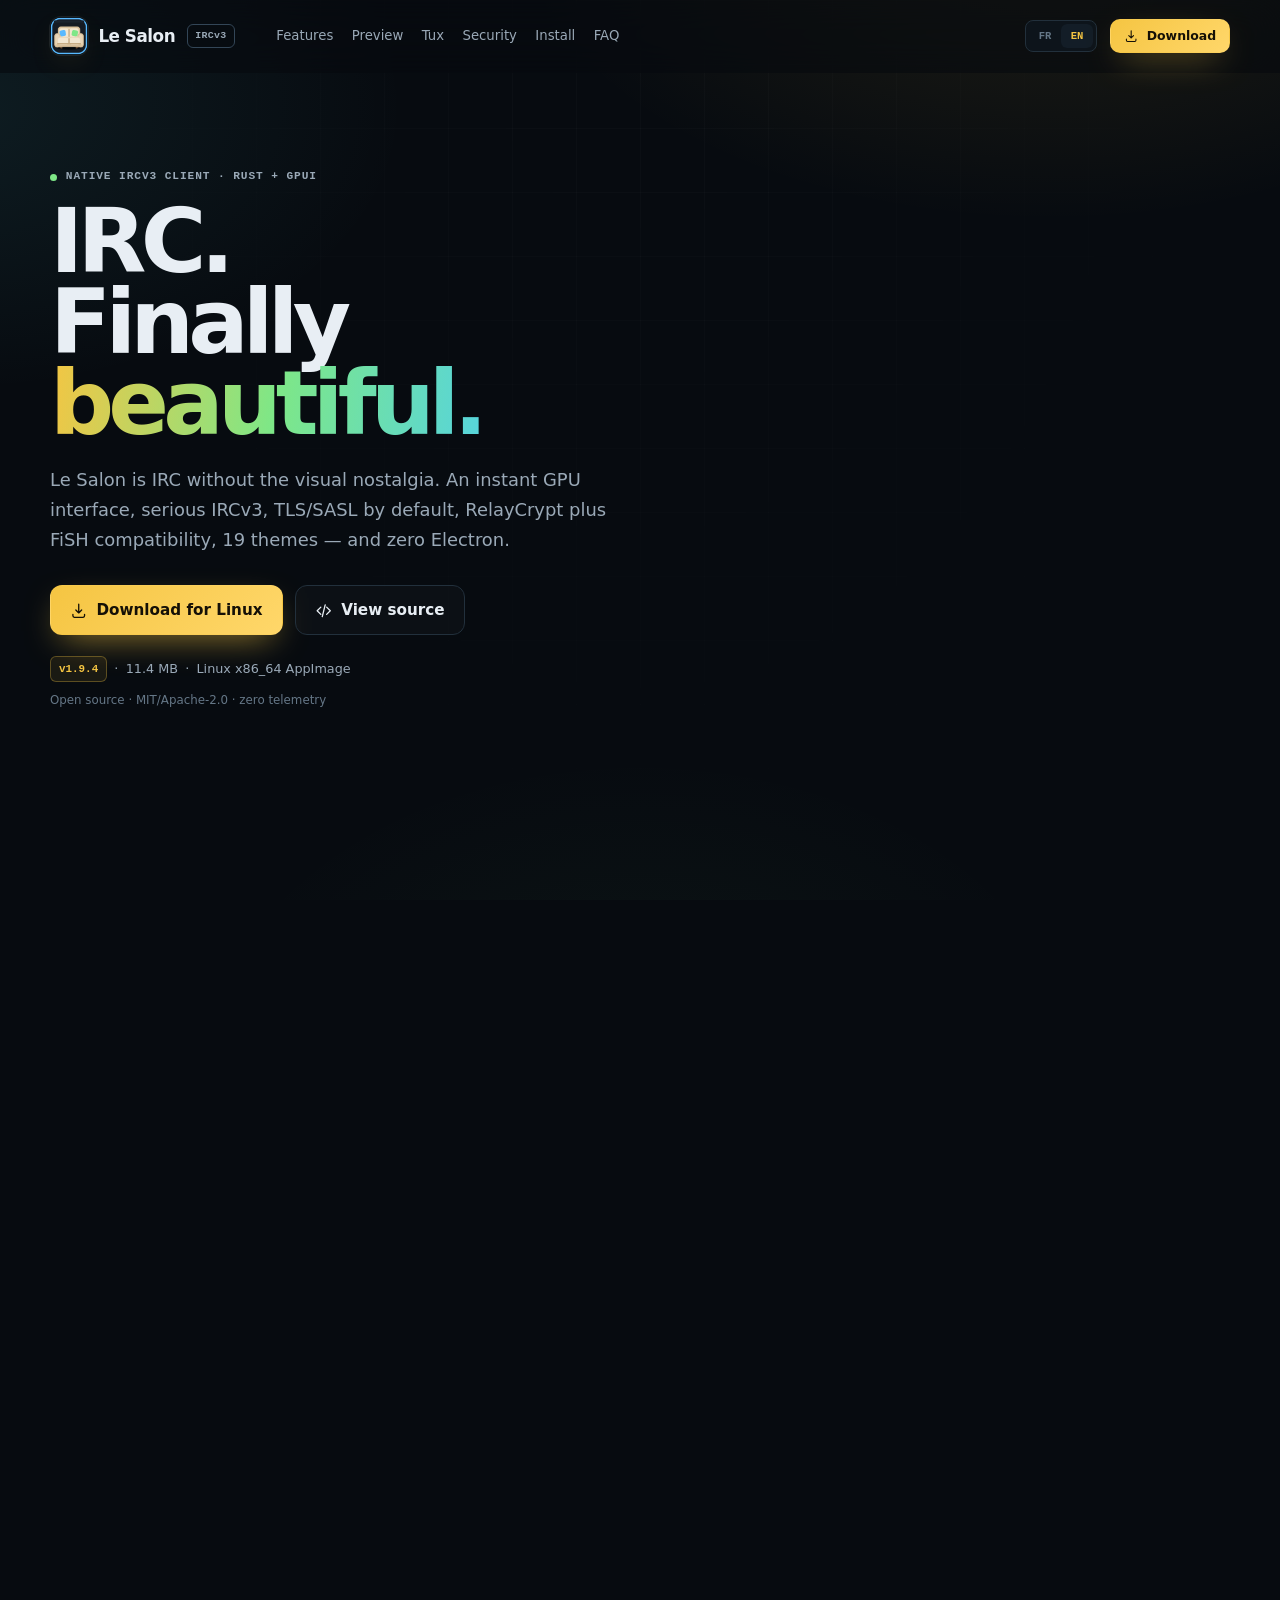
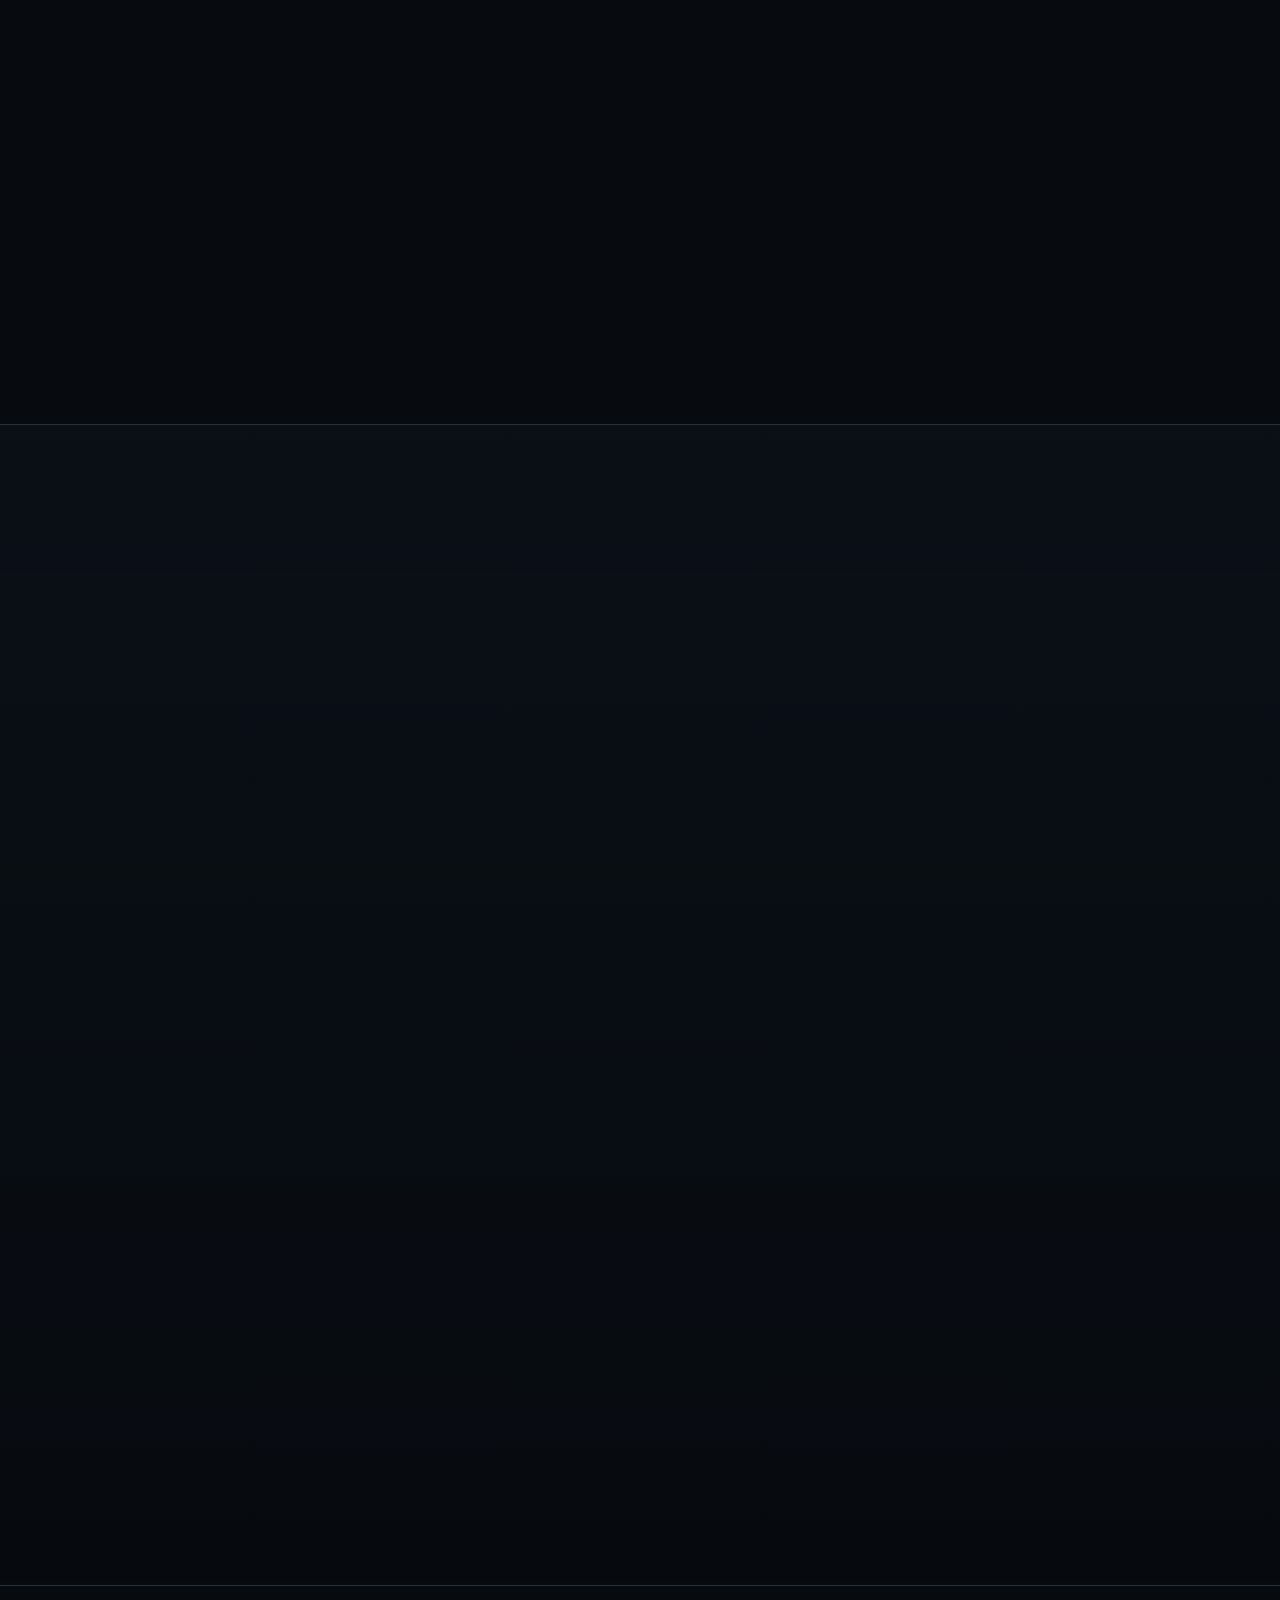
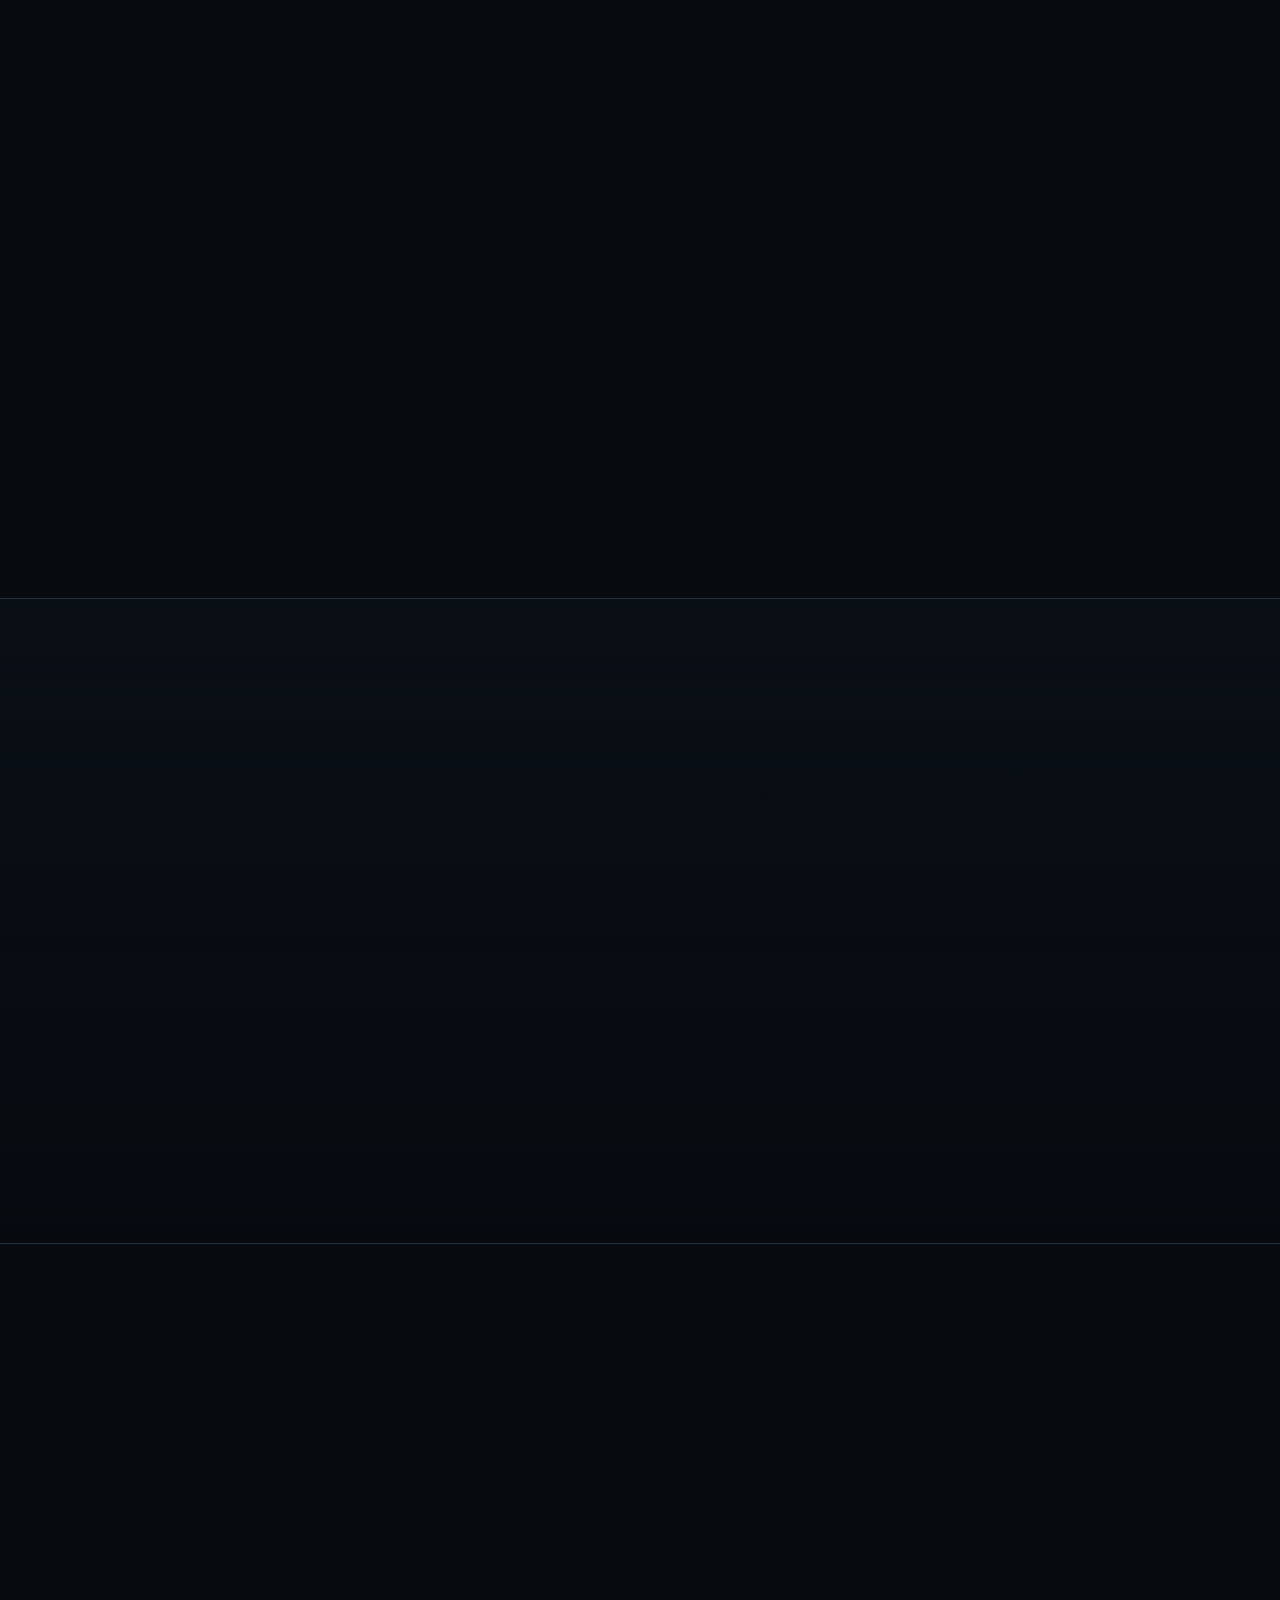
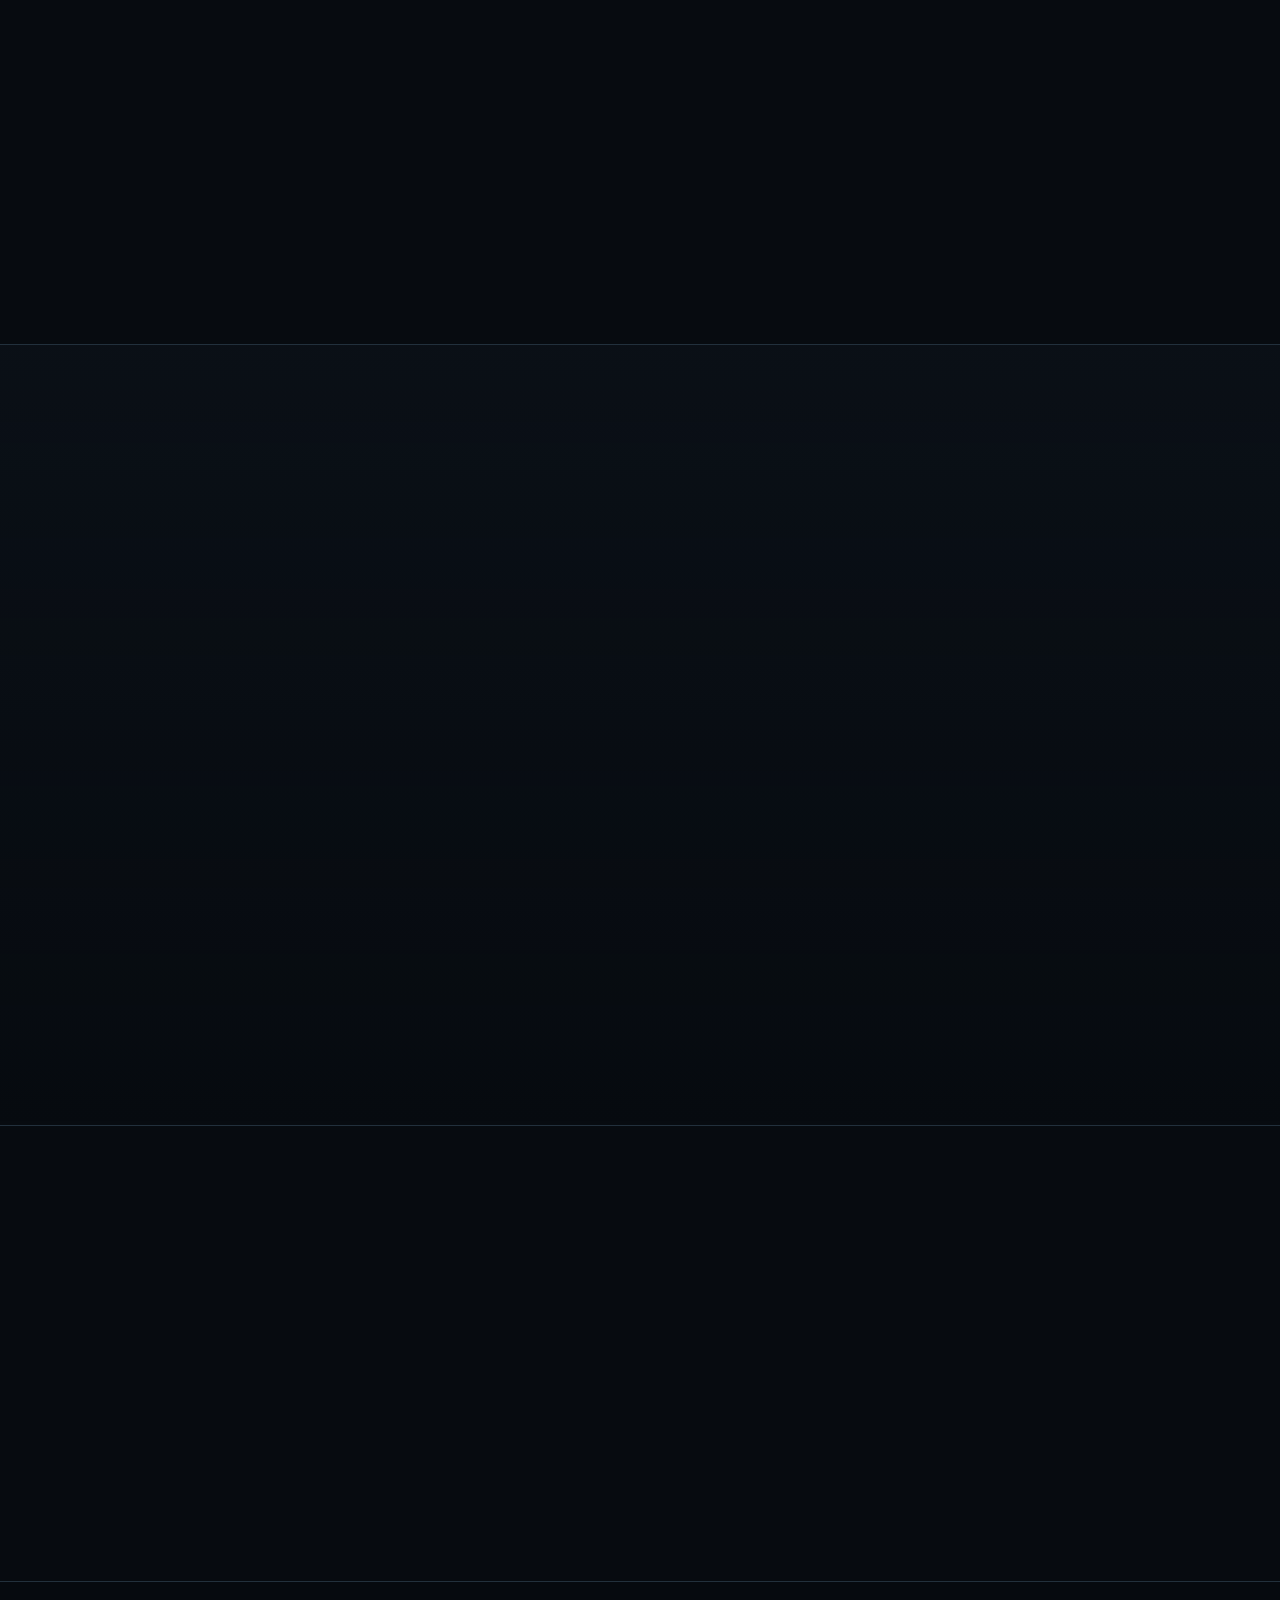
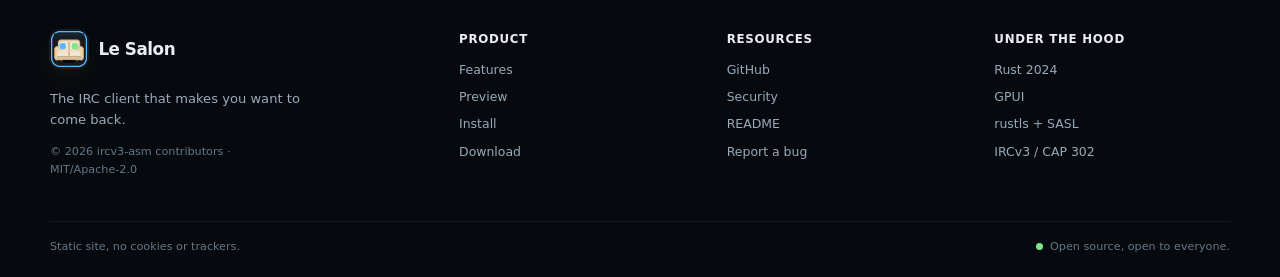
<file: site/index.html>
<!doctype html>
<html lang="fr" data-lang="fr">
<head>
  <meta charset="utf-8">
  <meta name="viewport" content="width=device-width, initial-scale=1">
  <meta http-equiv="Content-Security-Policy" content="default-src 'self'; img-src 'self' data:; style-src 'self'; script-src 'self'; connect-src 'self' https://api.github.com; font-src 'self'; object-src 'none'; base-uri 'self'; form-action 'none'; upgrade-insecure-requests">
  <title>Le Salon — IRC, enfin beau.</title>
  <meta name="description" content="Le Salon est un client IRCv3 natif, rapide et sécurisé : interface GPU, TLS, SASL, chiffrement RelayCrypt et compatibilité FiSH, 19 thèmes et zéro télémétrie. Télécharge l'AppImage Linux.">
  <meta name="theme-color" content="#070b10">
  <meta name="color-scheme" content="dark">
  <meta name="referrer" content="strict-origin-when-cross-origin">
  <link rel="canonical" href="https://mrthp.github.io/Le-Salon/">
  <link rel="icon" type="image/png" href="assets/icon.png">
  <link rel="apple-touch-icon" href="assets/icon.png">

  <meta property="og:type" content="website">
  <meta property="og:url" content="https://mrthp.github.io/Le-Salon/">
  <meta property="og:title" content="Le Salon — IRC, enfin beau.">
  <meta property="og:description" content="Un client IRCv3 natif, rapide et sécurisé. Interface GPU, chiffrement RelayCrypt/FiSH, 19 thèmes. Linux &amp; macOS. Open source.">
  <meta property="og:image" content="https://mrthp.github.io/Le-Salon/assets/screenshot.png">
  <meta property="og:image:width" content="1180">
  <meta property="og:image:height" content="760">
  <meta name="twitter:card" content="summary_large_image">
  <meta name="twitter:title" content="Le Salon — IRC, enfin beau.">
  <meta name="twitter:description" content="Un client IRCv3 natif, rapide et sécurisé. Interface GPU, chiffrement RelayCrypt/FiSH, 19 thèmes. Open source.">
  <meta name="twitter:image" content="https://mrthp.github.io/Le-Salon/assets/screenshot.png">

  <link rel="stylesheet" href="assets/styles.css">
  <script src="assets/app.js" defer></script>
</head>
<body>
  <a class="skip-link" href="#main">
    <span class="lang-fr">Aller au contenu</span><span class="lang-en">Skip to content</span>
  </a>

  <svg class="svg-sprite" aria-hidden="true" focusable="false" xmlns="http://www.w3.org/2000/svg">
    <symbol id="i-download" viewBox="0 0 24 24"><path d="M12 3v12m0 0 4-4m-4 4-4-4M4 17v2a2 2 0 0 0 2 2h12a2 2 0 0 0 2-2v-2"/></symbol>
    <symbol id="i-bolt" viewBox="0 0 24 24"><path d="M13 2 4.5 13.5H11l-1 8.5 8.5-12H12l1-8Z"/></symbol>
    <symbol id="i-shield" viewBox="0 0 24 24"><path d="M12 3 20 6v6c0 4.8-3.4 8.1-8 9-4.6-.9-8-4.2-8-9V6l8-3Z"/><path d="m9 12 2 2 4-4"/></symbol>
    <symbol id="i-palette" viewBox="0 0 24 24"><path d="M12 3a9 9 0 1 0 0 18h1.2a2 2 0 0 0 0-4H12a2 2 0 0 1 0-4h4.5A4.5 4.5 0 0 0 21 8.5C21 5.5 17 3 12 3Z"/><circle cx="7.5" cy="10" r="1"/><circle cx="10" cy="7" r="1"/><circle cx="14.5" cy="7" r="1"/><circle cx="17" cy="10" r="1"/></symbol>
    <symbol id="i-bell" viewBox="0 0 24 24"><path d="M18 8a6 6 0 0 0-12 0c0 7-3 7-3 9h18c0-2-3-2-3-9ZM10 21h4"/></symbol>
    <symbol id="i-globe" viewBox="0 0 24 24"><circle cx="12" cy="12" r="9"/><path d="M3 12h18M12 3c2.4 2.5 3.6 5.5 3.6 9s-1.2 6.5-3.6 9c-2.4-2.5-3.6-5.5-3.6-9S9.6 5.5 12 3Z"/></symbol>
    <symbol id="i-clip" viewBox="0 0 24 24"><path d="m9 12 6-6a3 3 0 0 1 4 4l-8 8a5 5 0 0 1-7-7l8-8"/><path d="m8 14 6-6"/></symbol>
    <symbol id="i-calendar" viewBox="0 0 24 24"><rect x="3" y="5" width="18" height="16" rx="2"/><path d="M8 3v4M16 3v4M3 10h18M8 14h2M14 14h2M8 17h2M14 17h2"/></symbol>
    <symbol id="i-sliders" viewBox="0 0 24 24"><path d="M4 6h10M18 6h2M4 12h2M10 12h10M4 18h10M18 18h2"/><circle cx="16" cy="6" r="2"/><circle cx="8" cy="12" r="2"/><circle cx="16" cy="18" r="2"/></symbol>
    <symbol id="i-check" viewBox="0 0 24 24"><path d="m5 12 4 4 10-10"/></symbol>
    <symbol id="i-copy" viewBox="0 0 24 24"><rect x="8" y="8" width="12" height="12" rx="2"/><path d="M16 8V6a2 2 0 0 0-2-2H6a2 2 0 0 0-2 2v8a2 2 0 0 0 2 2h2"/></symbol>
    <symbol id="i-lock" viewBox="0 0 24 24"><rect x="5" y="11" width="14" height="10" rx="2"/><path d="M8 11V8a4 4 0 0 1 8 0v3"/></symbol>
    <symbol id="i-code" viewBox="0 0 24 24"><path d="m8 7-5 5 5 5M16 7l5 5-5 5M14 4l-4 16"/></symbol>
    <symbol id="i-arrow" viewBox="0 0 24 24"><path d="M5 12h14m0 0-6-6m6 6-6 6"/></symbol>
    <symbol id="i-alert" viewBox="0 0 24 24"><path d="M12 3 2.5 20h19L12 3Z"/><path d="M12 9v5M12 17h.01"/></symbol>
  </svg>

  <header class="site-header" id="site-header">
    <div class="container header-inner">
      <a class="brand" href="#top" aria-label="Le Salon">
        <img src="assets/icon.png" alt="" width="38" height="38">
        <span class="brand-name">Le Salon</span>
        <span class="brand-badge">IRCv3</span>
      </a>

      <nav class="nav" aria-label="Navigation">
        <a href="#features"><span class="lang-fr">Fonctionnalités</span><span class="lang-en">Features</span></a>
        <a href="#screenshots"><span class="lang-fr">Aperçu</span><span class="lang-en">Preview</span></a>
        <a href="#tux">Tux</a>
        <a href="#security"><span class="lang-fr">Sécurité</span><span class="lang-en">Security</span></a>
        <a href="#install"><span class="lang-fr">Installer</span><span class="lang-en">Install</span></a>
        <a href="#faq">FAQ</a>
      </nav>

      <div class="header-actions">
        <div class="lang-toggle" role="group" aria-label="Langue / Language">
          <button type="button" data-set-lang="fr" aria-pressed="true">FR</button>
          <button type="button" data-set-lang="en" aria-pressed="false">EN</button>
        </div>
        <a class="btn btn-primary btn-small" data-download href="https://github.com/MrTHP/Le-Salon/releases/latest" target="_blank" rel="noopener noreferrer">
          <svg class="icon" aria-hidden="true"><use href="#i-download"></use></svg>
          <span class="lang-fr">Télécharger</span><span class="lang-en">Download</span>
        </a>
      </div>
    </div>
  </header>

  <main id="main">
    <section class="hero" id="top">
      <div class="container hero-grid">
        <div class="hero-copy">
          <p class="eyebrow">
            <span class="pulse-dot" aria-hidden="true"></span>
            <span class="lang-fr">Client IRCv3 natif · Rust + GPUI</span>
            <span class="lang-en">Native IRCv3 client · Rust + GPUI</span>
          </p>

          <h1>
            <span class="lang-fr">IRC.<br>Enfin <span class="gradient-text">beau.</span></span>
            <span class="lang-en">IRC.<br>Finally <span class="gradient-text">beautiful.</span></span>
          </h1>

          <p class="lead">
            <span class="lang-fr">Le Salon, c'est ton IRC sans la nostalgie visuelle. Une interface GPU instantanée, IRCv3 sérieux, TLS/SASL par défaut, RelayCrypt et compatibilité FiSH, 19 thèmes — et zéro Electron.</span>
            <span class="lang-en">Le Salon is IRC without the visual nostalgia. An instant GPU interface, serious IRCv3, TLS/SASL by default, RelayCrypt plus FiSH compatibility, 19 themes — and zero Electron.</span>
          </p>

          <div class="hero-actions">
            <a class="btn btn-primary btn-lg" data-download href="https://github.com/MrTHP/Le-Salon/releases/latest" target="_blank" rel="noopener noreferrer">
              <svg class="icon" aria-hidden="true"><use href="#i-download"></use></svg>
              <span class="lang-fr">Télécharger pour Linux</span>
              <span class="lang-en">Download for Linux</span>
            </a>
            <a class="btn btn-ghost btn-lg" href="https://github.com/MrTHP/Le-Salon" target="_blank" rel="noopener noreferrer">
              <svg class="icon" aria-hidden="true"><use href="#i-code"></use></svg>
              <span class="lang-fr">Voir le code</span><span class="lang-en">View source</span>
            </a>
          </div>

          <p class="hero-meta">
            <span class="version-chip" data-version>v1.9.4</span>
            <span aria-hidden="true">·</span>
            <span data-size>11,4 Mo</span>
            <span aria-hidden="true">·</span>
            <span class="lang-fr">AppImage Linux x86_64</span><span class="lang-en">Linux x86_64 AppImage</span>
          </p>
          <p class="hero-note">
            <span class="lang-fr">Open source · MIT/Apache-2.0 · zéro télémétrie</span>
            <span class="lang-en">Open source · MIT/Apache-2.0 · zero telemetry</span>
          </p>
        </div>

        <div class="hero-visual reveal">
          <div class="hero-glow" aria-hidden="true"></div>
          <div class="window">
            <div class="window-bar" aria-hidden="true">
              <span class="traffic red"></span>
              <span class="traffic yellow"></span>
              <span class="traffic green"></span>
              <span class="window-title">le-salon — #linux</span>
            </div>
            <img src="assets/screenshot.png" alt="Le Salon : journal IRC, liste des pseudos et barre de saisie" width="1180" height="760" fetchpriority="high">
            <div class="demo-toast" role="presentation">
              <span class="demo-toast-icon" aria-hidden="true">●</span>
              <div>
                <strong>alice <span class="demo-toast-channel">#linux</span></strong>
                <span class="lang-fr">Tu as vu le nouveau thème Tux ? 🐧</span>
                <span class="lang-en">Have you seen the new Tux theme? 🐧</span>
              </div>
            </div>
          </div>
          <span class="float-badge badge-tls">TLS 1.3</span>
          <span class="float-badge badge-gpu">GPU</span>
          <span class="float-badge badge-themes"><span class="lang-fr">19 thèmes</span><span class="lang-en">19 themes</span></span>
        </div>
      </div>
    </section>

    <section class="container stats reveal" aria-label="Chiffres clés">
      <div class="stat"><strong>12 Mo</strong><span class="lang-fr">AppImage, pas un navigateur</span><span class="lang-en">AppImage, not a browser</span></div>
      <div class="stat"><strong>0</strong><span class="lang-fr">Electron · télémétrie</span><span class="lang-en">Electron · telemetry</span></div>
      <div class="stat"><strong>19</strong><span class="lang-fr">thèmes, dont Tux</span><span class="lang-en">themes, including Tux</span></div>
      <div class="stat"><strong>FR/EN</strong><span class="lang-fr">interface bilingue</span><span class="lang-en">bilingual interface</span></div>
    </section>

    <section class="section" id="features">
      <div class="container">
        <div class="section-head reveal">
          <p class="eyebrow"><span class="lang-fr">Pourquoi Le Salon</span><span class="lang-en">Why Le Salon</span></p>
          <h2><span class="lang-fr">Pas juste un client.<br><span class="gradient-text">Un salon.</span></span><span class="lang-en">Not just a client.<br><span class="gradient-text">A living room.</span></span></h2>
          <p><span class="lang-fr">Tout ce qu'on attend d'un client IRC moderne, sans les compromis qui donnent envie de fermer l'onglet.</span><span class="lang-en">Everything you expect from a modern IRC client, without the compromises that make you close the tab.</span></p>
        </div>

        <div class="features">
          <article class="feature-card reveal">
            <div class="feature-icon tone-yellow"><svg class="icon" aria-hidden="true"><use href="#i-bolt"></use></svg></div>
            <h3><span class="lang-fr">Natif. Vraiment.</span><span class="lang-en">Native. Really.</span></h3>
            <p><span class="lang-fr">GPUI dessine l'interface sur GPU. Démarrage immédiat, 12 Mo, aucune webview à traîner.</span><span class="lang-en">GPUI draws the interface on the GPU. Instant startup, 12 MB, no webview to drag around.</span></p>
          </article>

          <article class="feature-card reveal">
            <div class="feature-icon tone-cyan"><svg class="icon" aria-hidden="true"><use href="#i-globe"></use></svg></div>
            <h3><span class="lang-fr">IRCv3, sans bricolage.</span><span class="lang-en">IRCv3, properly.</span></h3>
            <p><span class="lang-fr">CAP 302, SASL, server-time, chathistory, typing, multi-préfixes, plusieurs réseaux en parallèle.</span><span class="lang-en">CAP 302, SASL, server-time, chathistory, typing, multi-prefix, multiple networks at once.</span></p>
          </article>

          <article class="feature-card reveal feature-security">
            <div class="feature-icon tone-green"><svg class="icon" aria-hidden="true"><use href="#i-shield"></use></svg></div>
            <h3><span class="lang-fr">Sécurisé par défaut.</span><span class="lang-en">Secure by default.</span></h3>
            <p><span class="lang-fr">TLS + vérification du certificat, SASL bloqué sans TLS vérifié, secrets par réseau dans le trousseau.</span><span class="lang-en">TLS + certificate verification, SASL blocked without verified TLS, per-network secrets in the system keyring.</span></p>
          </article>

          <article class="feature-card reveal">
            <div class="feature-icon tone-green"><svg class="icon" aria-hidden="true"><use href="#i-lock"></use></svg></div>
            <h3><span class="lang-fr">Chiffré, sans choisir son camp.</span><span class="lang-en">Encrypted, without picking sides.</span></h3>
            <p><span class="lang-fr">RelayCrypt (XChaCha20-Poly1305) entre clients Le Salon ; FiSH (Blowfish ECB) pour mIRC, HexChat, irssi et ZNC. RelayCrypt reste prioritaire, FiSH s'active avec <code>/setkey</code>.</span><span class="lang-en">RelayCrypt (XChaCha20-Poly1305) between Le Salon clients; FiSH (Blowfish ECB) for mIRC, HexChat, irssi and ZNC. RelayCrypt stays preferred; FiSH is enabled with <code>/setkey</code>.</span></p>
          </article>

          <article class="feature-card reveal">
            <div class="feature-icon tone-pink"><svg class="icon" aria-hidden="true"><use href="#i-bell"></use></svg></div>
            <h3><span class="lang-fr">Des toasts qui préviennent.</span><span class="lang-en">Toasts that tell you.</span></h3>
            <p><span class="lang-fr">Un popup dans le coin pendant 2, 3 ou 5 secondes. Mentions et privés, ou tous les messages — au choix.</span><span class="lang-en">A corner popup for 2, 3 or 5 seconds. Mentions and DMs, or every message — your call.</span></p>
          </article>

          <article class="feature-card reveal">
            <div class="feature-icon tone-purple"><svg class="icon" aria-hidden="true"><use href="#i-palette"></use></svg></div>
            <h3><span class="lang-fr">19 thèmes, dont Tux.</span><span class="lang-en">19 themes, including Tux.</span></h3>
            <p><span class="lang-fr">Nuit, Océan, Forêt, Dracula, Nord, Gruvbox… et un thème Tux jaune bec / vert terminal.</span><span class="lang-en">Night, Ocean, Forest, Dracula, Nord, Gruvbox… and a Tux theme in beak yellow and terminal green.</span></p>
          </article>

          <article class="feature-card reveal">
            <div class="feature-icon tone-yellow"><svg class="icon" aria-hidden="true"><use href="#i-sliders"></use></svg></div>
            <h3><span class="lang-fr">Une vraie fenêtre Préférences.</span><span class="lang-en">A real Preferences window.</span></h3>
            <p><span class="lang-fr">Thème, langue, notifications, toasts, uploads. `Ctrl+P`, menu Fichier ou tray.</span><span class="lang-en">Theme, language, notifications, toasts, uploads. `Ctrl+P`, File menu or tray.</span></p>
          </article>

          <article class="feature-card reveal">
            <div class="feature-icon tone-cyan"><svg class="icon" aria-hidden="true"><use href="#i-clip"></use></svg></div>
            <h3><span class="lang-fr">Fichiers, DCC, planning.</span><span class="lang-en">Files, DCC, scheduling.</span></h3>
            <p><span class="lang-fr">DCC SEND, upload litterbox avec confirmation, messages planifiés et emojis cherchables.</span><span class="lang-en">DCC SEND, litterbox upload with confirmation, scheduled messages and searchable emojis.</span></p>
          </article>

          <article class="feature-card reveal">
            <div class="feature-icon tone-green"><svg class="icon" aria-hidden="true"><use href="#i-globe"></use></svg></div>
            <h3><span class="lang-fr">Bilingue, comme toi.</span><span class="lang-en">Bilingual, like you.</span></h3>
            <p><span class="lang-fr">Détection automatique FR/EN, bascule instantanée, messages locaux et menus traduits.</span><span class="lang-en">Automatic FR/EN detection, instant switch, translated local messages and menus.</span></p>
          </article>
        </div>
      </div>
    </section>

    <section class="section section-alt" id="screenshots">
      <div class="container">
        <div class="section-head reveal">
          <p class="eyebrow"><span class="lang-fr">Aperçu</span><span class="lang-en">Preview</span></p>
          <h2><span class="lang-fr">Le genre d'interface<br><span class="gradient-text">qu'on garde ouverte.</span></span><span class="lang-en">The kind of interface<br><span class="gradient-text">you leave open.</span></span></h2>
          <p><span class="lang-fr">Journal coloré, pseudos lisibles, liste des salons instantanée. Pas de surcharge, pas de chrome inutile.</span><span class="lang-en">Colored log, readable nicknames, instant channel list. No clutter, no useless chrome.</span></p>
        </div>

        <div class="shots">
          <figure class="shot reveal">
            <div class="shot-frame">
              <img src="assets/screenshot.png" alt="Le Salon : journal IRC avec pseudos colorés et barre de saisie" width="1180" height="760">
            </div>
            <figcaption>
              <strong><span class="lang-fr">Le journal</span><span class="lang-en">The log</span></strong>
              <span><span class="lang-fr">Formatage mIRC, mentions, sujets, modes et statut TLS.</span><span class="lang-en">mIRC formatting, mentions, topics, modes and TLS status.</span></span>
            </figcaption>
          </figure>

          <figure class="shot reveal">
            <div class="shot-frame">
              <img src="assets/channel-list.png" alt="Le Salon : fenêtre de liste des salons avec recherche" width="860" height="620">
            </div>
            <figcaption>
              <strong><span class="lang-fr">La liste des salons</span><span class="lang-en">Channel list</span></strong>
              <span><span class="lang-fr">Recherche nom/sujet, population, double-clic pour rejoindre.</span><span class="lang-en">Name/topic search, population, double-click to join.</span></span>
            </figcaption>
          </figure>
        </div>

        <div class="spotlight-grid">
          <div class="spotlight-card reveal">
            <div class="spotlight-toast" aria-hidden="true">
              <span class="demo-toast-icon">🔒</span>
              <div><strong>#salon</strong><span class="lang-fr">Message RelayCrypt · chiffré de bout en bout</span><span class="lang-en">RelayCrypt message · end-to-end encrypted</span></div>
            </div>
            <div>
              <p class="eyebrow"><span class="lang-fr">Nouveau en 1.9</span><span class="lang-en">New in 1.9</span></p>
              <h3><span class="lang-fr">Deux chiffrements, un seul réflexe.</span><span class="lang-en">Two ciphers, one habit.</span></h3>
              <p><span class="lang-fr">RelayCrypt (XChaCha20-Poly1305) entre clients Le Salon, FiSH (Blowfish ECB) pour mIRC, HexChat, irssi et ZNC. RelayCrypt reste prioritaire ; <code>/setkey</code> active FiSH quand il le faut.</span><span class="lang-en">RelayCrypt (XChaCha20-Poly1305) between Le Salon clients, FiSH (Blowfish ECB) for mIRC, HexChat, irssi and ZNC. RelayCrypt stays preferred; <code>/setkey</code> enables FiSH when needed.</span></p>
            </div>
          </div>

          <div class="spotlight-card reveal">
            <div class="mini-prefs" aria-hidden="true">
              <div class="mini-prefs-head"><span>Préférences</span><span class="mini-close">✕</span></div>
              <div class="mini-row"><span>Thème</span><span class="mini-swatches"><i></i><i></i><i></i><i></i></span></div>
              <div class="mini-row"><span>Toasts</span><span class="mini-toggle on"></span></div>
              <div class="mini-row"><span>Durée</span><span class="mini-pill">3 s</span></div>
              <div class="mini-row"><span>Uploads</span><span class="mini-toggle on"></span></div>
            </div>
            <div>
              <p class="eyebrow"><span class="lang-fr">Contrôle total</span><span class="lang-en">Full control</span></p>
              <h3><span class="lang-fr">Préférences, sans fouiller.</span><span class="lang-en">Preferences, without digging.</span></h3>
              <p><span class="lang-fr">Une fenêtre dédiée : thème, langue, notifications, toasts, durée, confirmation d'upload.</span><span class="lang-en">A dedicated window: theme, language, notifications, toasts, duration, upload confirmation.</span></p>
            </div>
          </div>
        </div>
      </div>
    </section>

    <section class="section" id="tux">
      <div class="container tux-grid">
        <div class="tux-copy reveal">
          <p class="eyebrow"><span class="lang-fr">Nouveau thème</span><span class="lang-en">New theme</span></p>
          <h2><span class="lang-fr">Un thème pour les gens<br><span class="gradient-text">qui vivent dans un terminal.</span></span><span class="lang-en">A theme for people<br><span class="gradient-text">who live in a terminal.</span></span></h2>
          <p><span class="lang-fr">Tux mélange le noir profond, le jaune du bec, le vert du terminal et un cyan discret. Le genre de palette qui donne envie de laisser Le Salon ouvert toute la journée.</span><span class="lang-en">Tux blends deep black, beak yellow, terminal green and a quiet cyan. The kind of palette that makes you want to leave Le Salon open all day.</span></p>

          <div class="swatches" aria-label="Palette Tux">
            <span class="swatch swatch-bg"></span>
            <span class="swatch swatch-panel"></span>
            <span class="swatch swatch-yellow"></span>
            <span class="swatch swatch-green"></span>
            <span class="swatch swatch-cyan"></span>
            <span class="swatch swatch-pink"></span>
          </div>

          <a class="text-link" href="https://github.com/MrTHP/Le-Salon/releases/latest" target="_blank" rel="noopener noreferrer">
            <span class="lang-fr">Essayer Le Salon</span><span class="lang-en">Try Le Salon</span>
            <svg class="icon" aria-hidden="true"><use href="#i-arrow"></use></svg>
          </a>
        </div>

        <div class="terminal-wrap reveal">
          <div class="terminal">
            <div class="terminal-bar" aria-hidden="true">
              <span class="traffic red"></span>
              <span class="traffic yellow"></span>
              <span class="traffic green"></span>
              <span class="terminal-title">tux@le-salon:~</span>
            </div>
            <div class="terminal-body" aria-hidden="true">
              <p><span class="prompt">$</span> whoami</p>
              <p class="out">tux</p>
              <p><span class="prompt">$</span> le-salon --theme tux</p>
              <p class="ok">✓ 19 palettes chargées</p>
              <p class="ok">✓ TLS + SASL prêts</p>
              <p class="ok">✓ toasts activés</p>
              <p><span class="prompt">$</span> <span class="cursor"></span></p>
            </div>
          </div>
          <div class="terminal-caption">
            <span class="lang-fr">Une palette, pas un skin.</span>
            <span class="lang-en">A palette, not a skin.</span>
          </div>
        </div>
      </div>
    </section>

    <section class="section section-alt" id="security">
      <div class="container">
        <div class="security-card reveal">
          <div class="security-copy">
            <p class="eyebrow"><span class="lang-fr">Sécurité</span><span class="lang-en">Security</span></p>
            <h2><span class="lang-fr">La sécurité n'est pas<br><span class="gradient-text">une option dans un menu.</span></span><span class="lang-en">Security is not<br><span class="gradient-text">a menu option.</span></span></h2>
            <p><span class="lang-fr">Les protections essentielles sont actives par défaut. Les réglages dangereux sont visibles, expliqués, et ne se cachent pas.</span><span class="lang-en">Essential protections are on by default. Dangerous settings are visible, explained, and never hidden.</span></p>
            <div class="security-pills">
              <span class="pill"><svg class="icon" aria-hidden="true"><use href="#i-lock"></use></svg> TLS + vérif.</span>
              <span class="pill"><svg class="icon" aria-hidden="true"><use href="#i-shield"></use></svg> SASL verrouillé</span>
              <span class="pill"><svg class="icon" aria-hidden="true"><use href="#i-lock"></use></svg> RelayCrypt + FiSH</span>
              <span class="pill"><svg class="icon" aria-hidden="true"><use href="#i-check"></use></svg> 0600 / 0700</span>
            </div>
            <a class="text-link" href="https://github.com/MrTHP/Le-Salon/blob/main/SECURITY.md" target="_blank" rel="noopener noreferrer">
              <span class="lang-fr">Lire SECURITY.md</span><span class="lang-en">Read SECURITY.md</span>
              <svg class="icon" aria-hidden="true"><use href="#i-arrow"></use></svg>
            </a>
          </div>

          <ul class="security-list">
            <li><svg class="icon check" aria-hidden="true"><use href="#i-check"></use></svg><span><strong><span class="lang-fr">TLS rustls</span><span class="lang-en">rustls TLS</span></strong><span class="lang-fr">Vérification du certificat activée par défaut.</span><span class="lang-en">Certificate verification enabled by default.</span></span></li>
            <li><svg class="icon check" aria-hidden="true"><use href="#i-check"></use></svg><span><strong><span class="lang-fr">SASL exigeant</span><span class="lang-en">Strict SASL</span></strong><span class="lang-fr">Pas de SASL sans TLS vérifié. Le mot de passe ne part jamais en clair.</span><span class="lang-en">No SASL without verified TLS. The password never leaves in clear text.</span></span></li>
            <li><svg class="icon check" aria-hidden="true"><use href="#i-check"></use></svg><span><strong><span class="lang-fr">Secrets par réseau</span><span class="lang-en">Per-network secrets</span></strong><span class="lang-fr">Trousseau système, indexé par (hôte, compte), repli 0600.</span><span class="lang-en">System keyring, indexed by (host, account), 0600 fallback.</span></span></li>
            <li><svg class="icon check" aria-hidden="true"><use href="#i-check"></use></svg><span><strong><span class="lang-fr">Chiffrement à deux niveaux</span><span class="lang-en">Two-tier encryption</span></strong><span class="lang-fr">RelayCrypt XChaCha20-Poly1305 entre clients Le Salon ; FiSH Blowfish ECB pour mIRC/HexChat/irssi/ZNC. RelayCrypt reste prioritaire.</span><span class="lang-en">RelayCrypt XChaCha20-Poly1305 between Le Salon clients; FiSH Blowfish ECB for mIRC/HexChat/irssi/ZNC. RelayCrypt stays preferred.</span></span></li>
            <li><svg class="icon check" aria-hidden="true"><use href="#i-check"></use></svg><span><strong><span class="lang-fr">Zéro télémétrie</span><span class="lang-en">Zero telemetry</span></strong><span class="lang-fr">Pas de trackers, pas de requêtes cachées. Le site non plus.</span><span class="lang-en">No trackers, no hidden requests. Neither does this site.</span></span></li>
            <li><svg class="icon check" aria-hidden="true"><use href="#i-check"></use></svg><span><strong><span class="lang-fr">Audité en CI</span><span class="lang-en">Audited in CI</span></strong><span class="lang-fr">cargo audit et fmt à chaque build.</span><span class="lang-en">cargo audit and fmt on every build.</span></span></li>
            <li><svg class="icon check" aria-hidden="true"><use href="#i-check"></use></svg><span><strong><span class="lang-fr">Rust safe</span><span class="lang-en">Safe Rust</span></strong><span class="lang-fr">Pas de FFI maison, pas de shell avec des données IRC.</span><span class="lang-en">No custom FFI, no shell with IRC data.</span></span></li>
          </ul>
        </div>
      </div>
    </section>

    <section class="section" id="install">
      <div class="container">
        <div class="install-card reveal">
          <div class="install-copy">
            <p class="eyebrow"><span class="lang-fr">Installation</span><span class="lang-en">Install</span></p>
            <h2><span class="lang-fr">Trois commandes.<br><span class="gradient-text">Pas d'installateur.</span></span><span class="lang-en">Three commands.<br><span class="gradient-text">No installer.</span></span></h2>
            <p><span class="lang-fr">Télécharge l'AppImage, rends-la exécutable, lance-la. C'est tout. Pas de compte, pas de daemon, pas de dossier caché.</span><span class="lang-en">Download the AppImage, make it executable, run it. That's it. No account, no daemon, no hidden folder.</span></p>

            <div class="install-actions">
              <a class="btn btn-primary btn-lg" data-download href="https://github.com/MrTHP/Le-Salon/releases/latest" target="_blank" rel="noopener noreferrer">
                <svg class="icon" aria-hidden="true"><use href="#i-download"></use></svg>
                <span class="lang-fr">Télécharger l'AppImage</span><span class="lang-en">Download the AppImage</span>
              </a>
              <a class="btn btn-ghost" href="https://github.com/MrTHP/Le-Salon/actions/workflows/build.yml" target="_blank" rel="noopener noreferrer">
                <span class="lang-fr">Build macOS</span><span class="lang-en">macOS build</span>
              </a>
            </div>

            <p class="install-meta">
              <span class="lang-fr">Linux x86_64</span><span class="lang-en">Linux x86_64</span>
              · <span data-size>11,4 Mo</span>
              · <span data-version>v1.9.4</span>
            </p>

            <div class="sha-block">
              <span class="sha-label">SHA-256</span>
              <code data-sha>b7764c23251ba07af236f9253ebdfef594a9a360ab239ab72c794041db68d60b</code>
            </div>
          </div>

          <div class="install-terminal">
            <div class="codebox">
              <div class="codebox-head">
                <span class="terminal-title">terminal</span>
                <button class="copy-btn" type="button" data-copy="install-command" aria-label="Copier les commandes">
                  <svg class="icon" aria-hidden="true"><use href="#i-copy"></use></svg>
                  <span class="lang-fr">Copier</span><span class="lang-en">Copy</span>
                </button>
              </div>
              <pre><code id="install-command" data-command>chmod +x Le-Salon-1.9.4-x86_64.AppImage
./Le-Salon-1.9.4-x86_64.AppImage</code></pre>
            </div>
            <p class="code-note">
              <svg class="icon" aria-hidden="true"><use href="#i-alert"></use></svg>
              <span class="lang-fr">Vérifie le SHA-256 ci-contre et télécharge uniquement depuis la page officielle des releases.</span>
              <span class="lang-en">Check the SHA-256 and only download from the official releases page.</span>
            </p>
          </div>
        </div>
      </div>
    </section>

    <section class="section section-alt" id="faq">
      <div class="container faq-wrap">
        <div class="section-head reveal">
          <p class="eyebrow">FAQ</p>
          <h2><span class="lang-fr">Les questions<br><span class="gradient-text">qu'on nous pose.</span></span><span class="lang-en">Questions<br><span class="gradient-text">we get asked.</span></span></h2>
        </div>

        <div class="faq-list">
          <details class="reveal">
            <summary><span class="lang-fr">Le Salon est-il gratuit ?</span><span class="lang-en">Is Le Salon free?</span></summary>
            <p><span class="lang-fr">Oui. Le code est sous licence MIT ou Apache-2.0. Pas de compte, pas d'abonnement, pas de version « pro » cachée.</span><span class="lang-en">Yes. The code is MIT or Apache-2.0 licensed. No account, no subscription, no hidden “pro” tier.</span></p>
          </details>
          <details class="reveal">
            <summary><span class="lang-fr">Ça marche sous Windows ?</span><span class="lang-en">Does it work on Windows?</span></summary>
            <p><span class="lang-fr">Le développement et les tests ciblent Linux et macOS. Windows n'est pas testé ; le cœur Rust est portable mais l'interface GPUI demande encore du travail côté Windows.</span><span class="lang-en">Development and testing target Linux and macOS. Windows is not tested; the Rust core is portable but the GPUI interface still needs work on Windows.</span></p>
          </details>
          <details class="reveal">
            <summary><span class="lang-fr">Où sont stockés mes mots de passe ?</span><span class="lang-en">Where are my passwords stored?</span></summary>
            <p><span class="lang-fr">Dans le trousseau système (Secret Service, Keychain, Credential Manager), par couple hôte/compte. Sans trousseau disponible, repli dans <code>config.toml</code> en 0600, dans un dossier 0700.</span><span class="lang-en">In the system keyring (Secret Service, Keychain, Credential Manager), per host/account. Without a keyring, a 0600 <code>config.toml</code> fallback inside a 0700 directory.</span></p>
          </details>
          <details class="reveal">
            <summary><span class="lang-fr">Le Salon peut-il parler aux clients FiSH ?</span><span class="lang-en">Can Le Salon talk to FiSH clients?</span></summary>
            <p><span class="lang-fr">Oui, en mode compatibilité : Blowfish ECB, avec <code>/setkey</code>, <code>/delkey</code>, <code>/showkey</code> et <code>/fish</code>. RelayCrypt (XChaCha20-Poly1305) reste utilisé en priorité entre clients Le Salon ; DH1080 et CBC ne sont pas pris en charge.</span><span class="lang-en">Yes, in compatibility mode: Blowfish ECB, with <code>/setkey</code>, <code>/delkey</code>, <code>/showkey</code> and <code>/fish</code>. RelayCrypt (XChaCha20-Poly1305) remains preferred between Le Salon clients; DH1080 and CBC are not supported.</span></p>
          </details>
          <details class="reveal">
            <summary><span class="lang-fr">Pourquoi une AppImage et pas un paquet ?</span><span class="lang-en">Why an AppImage instead of a package?</span></summary>
            <p><span class="lang-fr">L'AppImage est auto-portante et se lance sans installation. Les paquets distro pourront venir plus tard ; en attendant, tu peux aussi compiler avec Cargo.</span><span class="lang-en">The AppImage is self-contained and runs without installation. Distro packages may come later; meanwhile you can also build with Cargo.</span></p>
          </details>
          <details class="reveal">
            <summary><span class="lang-fr">Est-ce que Le Salon corrige les failles du serveur IRC ?</span><span class="lang-en">Does Le Salon fix IRC server vulnerabilities?</span></summary>
            <p><span class="lang-fr">Non : les CVE d'UnrealIRCd ou d'autres serveurs concernent le serveur, pas le client. Le Salon peut te déconnecter si le serveur tombe, mais ne peut pas exécuter de code à sa place. Utilise un serveur à jour et, pour ton IP, un bouncer ou un VPN.</span><span class="lang-en">No: UnrealIRCd and other server CVEs concern the server, not the client. Le Salon may disconnect if the server falls over, but it cannot execute code on its behalf. Use an up-to-date server and, for your IP, a bouncer or VPN.</span></p>
          </details>
        </div>
      </div>
    </section>

    <section class="section cta-section">
      <div class="container">
        <div class="cta-card reveal">
          <div>
            <p class="eyebrow"><span class="lang-fr">Prêt à revenir ?</span><span class="lang-en">Ready to come back?</span></p>
            <h2><span class="lang-fr">Ton prochain salon<br><span class="gradient-text">t'attend.</span></span><span class="lang-en">Your next living room<br><span class="gradient-text">is waiting.</span></span></h2>
            <p><span class="lang-fr">IRC n'a pas besoin d'être vieux jeu. Il a juste besoin d'un meilleur salon.</span><span class="lang-en">IRC doesn't have to feel old. It just needs a better living room.</span></p>
          </div>
          <div class="cta-actions">
            <a class="btn btn-primary btn-lg" data-download href="https://github.com/MrTHP/Le-Salon/releases/latest" target="_blank" rel="noopener noreferrer">
              <svg class="icon" aria-hidden="true"><use href="#i-download"></use></svg>
              <span class="lang-fr">Télécharger Le Salon</span><span class="lang-en">Download Le Salon</span>
            </a>
            <a class="btn btn-ghost" href="https://github.com/MrTHP/Le-Salon" target="_blank" rel="noopener noreferrer">
              <svg class="icon" aria-hidden="true"><use href="#i-code"></use></svg>
              GitHub
            </a>
          </div>
        </div>
      </div>
    </section>
  </main>

  <footer class="site-footer">
    <div class="container footer-grid">
      <div class="footer-brand">
        <a class="brand" href="#top" aria-label="Le Salon">
          <img src="assets/icon.png" alt="" width="42" height="42">
          <span class="brand-name">Le Salon</span>
        </a>
        <p><span class="lang-fr">Le client IRC qui donne envie de revenir.</span><span class="lang-en">The IRC client that makes you want to come back.</span></p>
        <p class="footer-fine">© <span data-year>2026</span> ircv3-asm contributors · MIT/Apache-2.0</p>
      </div>

      <div class="footer-col">
        <h3><span class="lang-fr">Produit</span><span class="lang-en">Product</span></h3>
        <a href="#features"><span class="lang-fr">Fonctionnalités</span><span class="lang-en">Features</span></a>
        <a href="#screenshots"><span class="lang-fr">Aperçu</span><span class="lang-en">Preview</span></a>
        <a href="#install"><span class="lang-fr">Installer</span><span class="lang-en">Install</span></a>
        <a href="https://github.com/MrTHP/Le-Salon/releases/latest" target="_blank" rel="noopener noreferrer"><span class="lang-fr">Télécharger</span><span class="lang-en">Download</span></a>
      </div>

      <div class="footer-col">
        <h3><span class="lang-fr">Ressources</span><span class="lang-en">Resources</span></h3>
        <a href="https://github.com/MrTHP/Le-Salon" target="_blank" rel="noopener noreferrer">GitHub</a>
        <a href="https://github.com/MrTHP/Le-Salon/blob/main/SECURITY.md" target="_blank" rel="noopener noreferrer"><span class="lang-fr">Sécurité</span><span class="lang-en">Security</span></a>
        <a href="https://github.com/MrTHP/Le-Salon/blob/main/README.md" target="_blank" rel="noopener noreferrer">README</a>
        <a href="https://github.com/MrTHP/Le-Salon/issues" target="_blank" rel="noopener noreferrer"><span class="lang-fr">Signaler un bug</span><span class="lang-en">Report a bug</span></a>
      </div>

      <div class="footer-col">
        <h3><span class="lang-fr">Technique</span><span class="lang-en">Under the hood</span></h3>
        <span>Rust 2024</span>
        <span>GPUI</span>
        <span>rustls + SASL</span>
        <span>IRCv3 / CAP 302</span>
      </div>
    </div>
    <div class="container footer-bottom">
      <span><span class="lang-fr">Site statique, sans cookies ni traqueurs.</span><span class="lang-en">Static site, no cookies or trackers.</span></span>
      <span class="footer-status"><span class="pulse-dot" aria-hidden="true"></span><span class="lang-fr">Open source, ouvert à tous.</span><span class="lang-en">Open source, open to everyone.</span></span>
    </div>
  </footer>
</body>
</html>
</file>
<file: site/assets/styles.css>
/* Le Salon — landing page
   Palette Tux : noir profond, jaune bec, vert terminal, cyan discret. */

:root {
  --bg: #070b10;
  --bg-soft: #0a1017;
  --panel: #0f1720;
  --panel-2: #131d27;
  --input: #0b1219;
  --border: #22303c;
  --border-strong: #334657;
  --text: #e8eef4;
  --muted: #9aa9b7;
  --faint: #657787;
  --accent: #f5c542;
  --accent-2: #ffd76a;
  --green: #7ee787;
  --cyan: #56d4dd;
  --pink: #ff9bce;
  --purple: #c9a0ff;
  --red: #ff6b6b;
  --on-accent: #151006;
  --radius: 18px;
  --max: 1180px;
  --header: 72px;
  --shadow: 0 30px 80px -30px rgba(0, 0, 0, 0.9);
  --mono: "JetBrains Mono", "Iosevka", "SFMono-Regular", Consolas, "Liberation Mono", monospace;
  --sans: "Noto Sans", "Inter", system-ui, -apple-system, BlinkMacSystemFont, "Segoe UI", sans-serif;
}

*,
*::before,
*::after {
  box-sizing: border-box;
}

html {
  scroll-behavior: smooth;
  scroll-padding-top: calc(var(--header) + 24px);
  -webkit-text-size-adjust: 100%;
}

body {
  margin: 0;
  min-height: 100vh;
  background: var(--bg);
  color: var(--text);
  font-family: var(--sans);
  font-size: 16px;
  line-height: 1.6;
  overflow-x: hidden;
}

body::before {
  content: "";
  position: fixed;
  inset: 0;
  z-index: -2;
  pointer-events: none;
  background:
    radial-gradient(900px 520px at 82% -10%, rgba(245, 197, 66, 0.11), transparent 60%),
    radial-gradient(760px 460px at -5% 12%, rgba(86, 212, 221, 0.09), transparent 62%),
    radial-gradient(700px 500px at 50% 120%, rgba(126, 231, 135, 0.05), transparent 65%),
    var(--bg);
}

body::after {
  content: "";
  position: fixed;
  inset: 0;
  z-index: -1;
  pointer-events: none;
  background-image:
    linear-gradient(rgba(255, 255, 255, 0.024) 1px, transparent 1px),
    linear-gradient(90deg, rgba(255, 255, 255, 0.024) 1px, transparent 1px);
  background-size: 64px 64px;
  mask-image: radial-gradient(ellipse at 50% 0%, #000 0%, transparent 72%);
  -webkit-mask-image: radial-gradient(ellipse at 50% 0%, #000 0%, transparent 72%);
}

::selection {
  background: rgba(245, 197, 66, 0.28);
  color: #fff7dc;
}

a {
  color: inherit;
  text-decoration: none;
}

img {
  max-width: 100%;
}

button {
  font: inherit;
}

svg {
  display: block;
}

.svg-sprite {
  position: absolute;
  width: 0;
  height: 0;
  overflow: hidden;
}

.icon {
  width: 1.1em;
  height: 1.1em;
  flex: none;
  fill: none;
  stroke: currentColor;
  stroke-width: 1.8;
  stroke-linecap: round;
  stroke-linejoin: round;
}

.container {
  width: min(var(--max), calc(100% - 40px));
  margin-inline: auto;
}

.skip-link {
  position: fixed;
  top: 10px;
  left: 10px;
  z-index: 100;
  padding: 0.7rem 1rem;
  border-radius: 10px;
  background: var(--accent);
  color: var(--on-accent);
  font-weight: 700;
  transform: translateY(-150%);
  transition: transform 0.2s ease;
}

.skip-link:focus {
  transform: none;
}

[data-lang="fr"] .lang-en,
[data-lang="en"] .lang-fr {
  display: none !important;
}

/* ---------------------------------- header --------------------------------- */

.site-header {
  position: sticky;
  top: 0;
  z-index: 50;
  border-bottom: 1px solid transparent;
  background: rgba(7, 11, 16, 0.62);
  backdrop-filter: blur(18px);
  -webkit-backdrop-filter: blur(18px);
  transition: background 0.25s ease, border-color 0.25s ease;
}

.site-header.scrolled {
  background: rgba(7, 11, 16, 0.9);
  border-bottom-color: var(--border);
}

.header-inner {
  height: var(--header);
  display: flex;
  align-items: center;
  gap: 1.4rem;
}

.brand {
  display: inline-flex;
  align-items: center;
  gap: 0.65rem;
  flex: none;
  font-weight: 750;
  letter-spacing: -0.03em;
}

.brand img {
  width: 38px;
  height: 38px;
  border-radius: 11px;
  box-shadow: 0 0 0 1px rgba(255, 255, 255, 0.08), 0 10px 30px -12px rgba(245, 197, 66, 0.35);
}

.brand-name {
  font-size: 1.05rem;
}

.brand-badge {
  margin-left: 0.1rem;
  padding: 0.22rem 0.45rem;
  border: 1px solid var(--border-strong);
  border-radius: 6px;
  color: var(--muted);
  font-family: var(--mono);
  font-size: 0.62rem;
  font-weight: 600;
  letter-spacing: 0.03em;
}

.nav {
  display: flex;
  align-items: center;
  gap: 1.15rem;
  margin-left: 1.2rem;
}

.nav a {
  position: relative;
  padding: 0.35rem 0;
  color: var(--muted);
  font-size: 0.83rem;
  transition: color 0.2s ease;
}

.nav a::after {
  content: "";
  position: absolute;
  left: 0;
  right: 0;
  bottom: 0;
  height: 1px;
  background: var(--accent);
  transform: scaleX(0);
  transform-origin: left;
  transition: transform 0.2s ease;
}

.nav a:hover,
.nav a:focus-visible {
  color: var(--text);
}

.nav a:hover::after,
.nav a:focus-visible::after {
  transform: scaleX(1);
}

.header-actions {
  margin-left: auto;
  display: flex;
  align-items: center;
  gap: 0.8rem;
}

.lang-toggle {
  display: inline-flex;
  align-items: center;
  padding: 0.18rem;
  border: 1px solid var(--border);
  border-radius: 8px;
  background: rgba(15, 23, 32, 0.7);
}

.lang-toggle button {
  min-width: 32px;
  padding: 0.25rem 0.35rem;
  border: 0;
  border-radius: 6px;
  background: transparent;
  color: var(--faint);
  font-family: var(--mono);
  font-size: 0.66rem;
  font-weight: 700;
  cursor: pointer;
  transition: color 0.2s ease, background 0.2s ease;
}

.lang-toggle button:hover {
  color: var(--text);
}

html[data-lang="fr"] [data-set-lang="fr"],
html[data-lang="en"] [data-set-lang="en"] {
  background: var(--panel-2);
  color: var(--accent);
}

/* ---------------------------------- buttons -------------------------------- */

.btn {
  display: inline-flex;
  align-items: center;
  justify-content: center;
  gap: 0.55rem;
  padding: 0.75rem 1rem;
  border: 1px solid transparent;
  border-radius: 10px;
  font-weight: 700;
  font-size: 0.88rem;
  line-height: 1.1;
  white-space: nowrap;
  cursor: pointer;
  transition: transform 0.2s ease, box-shadow 0.2s ease, background 0.2s ease, border-color 0.2s ease;
}

.btn .icon {
  width: 1.15em;
  height: 1.15em;
}

.btn-primary {
  background: linear-gradient(135deg, var(--accent), var(--accent-2));
  color: var(--on-accent);
  box-shadow: 0 12px 34px -12px rgba(245, 197, 66, 0.7);
}

.btn-primary:hover,
.btn-primary:focus-visible {
  transform: translateY(-2px);
  box-shadow: 0 18px 40px -14px rgba(245, 197, 66, 0.85);
}

.btn-ghost {
  border-color: var(--border);
  background: rgba(255, 255, 255, 0.025);
  color: var(--text);
}

.btn-ghost:hover,
.btn-ghost:focus-visible {
  border-color: var(--border-strong);
  background: rgba(255, 255, 255, 0.055);
  transform: translateY(-2px);
}

.btn-small {
  padding: 0.55rem 0.8rem;
  font-size: 0.78rem;
}

.btn-lg {
  padding: 0.95rem 1.2rem;
  font-size: 0.95rem;
  border-radius: 12px;
}

.text-link {
  display: inline-flex;
  align-items: center;
  gap: 0.45rem;
  margin-top: 1.2rem;
  color: var(--accent);
  font-size: 0.86rem;
  font-weight: 650;
}

.text-link .icon {
  width: 1em;
  height: 1em;
  transition: transform 0.2s ease;
}

.text-link:hover .icon {
  transform: translateX(3px);
}

/* ----------------------------------- hero ---------------------------------- */

.hero {
  position: relative;
  padding: clamp(3.6rem, 7vw, 7rem) 0 2.4rem;
}

.hero-grid {
  display: grid;
  grid-template-columns: minmax(0, 1.02fr) minmax(0, 1fr);
  gap: clamp(2rem, 5vw, 4.5rem);
  align-items: center;
}

.eyebrow {
  display: inline-flex;
  align-items: center;
  gap: 0.55rem;
  margin: 0 0 0.6rem;
  color: var(--muted);
  font-family: var(--mono);
  font-size: 0.7rem;
  font-weight: 600;
  letter-spacing: 0.08em;
  text-transform: uppercase;
}

.pulse-dot {
  width: 7px;
  height: 7px;
  border-radius: 50%;
  background: var(--green);
  box-shadow: 0 0 0 0 rgba(126, 231, 135, 0.55);
  animation: pulse 2.4s infinite;
}

.hero h1 {
  margin: 0.35rem 0 1.35rem;
  font-size: clamp(3.2rem, 7vw, 5.9rem);
  line-height: 0.9;
  letter-spacing: -0.065em;
  font-weight: 800;
}

.gradient-text {
  background: linear-gradient(100deg, var(--accent) 0%, var(--green) 52%, var(--cyan) 100%);
  -webkit-background-clip: text;
  background-clip: text;
  color: transparent;
}

.lead {
  max-width: 58ch;
  margin: 0;
  color: var(--muted);
  font-size: clamp(1rem, 1.4vw, 1.18rem);
  line-height: 1.68;
}

.hero-actions {
  display: flex;
  flex-wrap: wrap;
  gap: 0.75rem;
  margin: 1.9rem 0 1.3rem;
}

.hero-meta {
  display: flex;
  flex-wrap: wrap;
  align-items: center;
  gap: 0.45rem;
  margin: 0;
  color: var(--muted);
  font-size: 0.8rem;
}

.version-chip {
  padding: 0.22rem 0.5rem;
  border: 1px solid rgba(245, 197, 66, 0.3);
  border-radius: 6px;
  background: rgba(245, 197, 66, 0.08);
  color: var(--accent);
  font-family: var(--mono);
  font-size: 0.68rem;
  font-weight: 700;
}

.hero-note {
  margin: 0.55rem 0 0;
  color: var(--faint);
  font-size: 0.74rem;
}

.hero-visual {
  position: relative;
  min-width: 0;
}

.hero-glow {
  position: absolute;
  inset: -12% -15%;
  z-index: 0;
  pointer-events: none;
  background: radial-gradient(circle at 55% 45%, rgba(245, 197, 66, 0.22), transparent 62%);
  filter: blur(34px);
}

.window {
  position: relative;
  z-index: 1;
  overflow: hidden;
  border: 1px solid var(--border-strong);
  border-radius: 16px;
  background: var(--panel);
  box-shadow: var(--shadow), 0 0 0 1px rgba(255, 255, 255, 0.03) inset;
  transform: perspective(1400px) rotateY(-4deg) rotateX(1deg);
  transition: transform 0.5s ease;
}

.hero-visual:hover .window {
  transform: perspective(1400px) rotateY(0deg) rotateX(0deg);
}

.window-bar {
  display: flex;
  align-items: center;
  gap: 0.42rem;
  padding: 0.62rem 0.85rem;
  border-bottom: 1px solid var(--border);
  background: #0a1017;
}

.traffic {
  width: 9px;
  height: 9px;
  border-radius: 50%;
  background: var(--faint);
}

.traffic.red { background: #ff6b6b; }
.traffic.yellow { background: #f5c542; }
.traffic.green { background: #7ee787; }

.window-title {
  margin-left: auto;
  color: var(--faint);
  font-family: var(--mono);
  font-size: 0.64rem;
}

.window img {
  display: block;
  width: 100%;
  height: auto;
}

.demo-toast {
  position: absolute;
  left: 4.5%;
  bottom: 7%;
  display: flex;
  align-items: flex-start;
  gap: 0.6rem;
  max-width: 78%;
  padding: 0.7rem 0.85rem;
  border: 1px solid rgba(245, 197, 66, 0.4);
  border-radius: 12px;
  background: rgba(15, 23, 32, 0.94);
  box-shadow: 0 18px 40px -16px rgba(0, 0, 0, 0.9);
  backdrop-filter: blur(12px);
  -webkit-backdrop-filter: blur(12px);
  font-size: 0.72rem;
  line-height: 1.45;
  animation: float-soft 6s 2s ease-in-out infinite;
}

.demo-toast-icon {
  color: var(--accent);
  font-size: 0.7rem;
  line-height: 1.6;
}

.demo-toast strong {
  display: block;
  color: var(--accent);
  font-size: 0.72rem;
  font-weight: 700;
}

.demo-toast-channel {
  color: var(--faint);
  font-weight: 500;
}

.demo-toast div > span {
  display: block;
  color: var(--text);
}

.float-badge {
  position: absolute;
  z-index: 2;
  padding: 0.42rem 0.65rem;
  border: 1px solid var(--border-strong);
  border-radius: 999px;
  background: rgba(15, 23, 32, 0.86);
  color: var(--muted);
  font-family: var(--mono);
  font-size: 0.63rem;
  font-weight: 600;
  letter-spacing: 0.02em;
  backdrop-filter: blur(10px);
  -webkit-backdrop-filter: blur(10px);
  box-shadow: 0 10px 26px -14px rgba(0, 0, 0, 0.8);
  animation: float-soft 6s ease-in-out infinite;
}

.badge-tls { top: 11%; right: -5%; color: var(--green); border-color: rgba(126, 231, 135, 0.35); }
.badge-gpu { top: 39%; left: -4%; color: var(--cyan); border-color: rgba(86, 212, 221, 0.35); animation-delay: 1.4s; }
.badge-themes { right: -3%; bottom: 20%; color: var(--accent); border-color: rgba(245, 197, 66, 0.35); animation-delay: 2.6s; }

/* ----------------------------------- stats ---------------------------------- */

.stats {
  display: grid;
  grid-template-columns: repeat(4, 1fr);
  margin-top: 1rem;
  overflow: hidden;
  border: 1px solid var(--border);
  border-radius: var(--radius);
  background: rgba(15, 23, 32, 0.52);
}

.stat {
  display: flex;
  flex-direction: column;
  gap: 0.2rem;
  padding: 1.15rem 1.35rem;
  border-left: 1px solid var(--border);
}

.stat:first-child {
  border-left: 0;
}

.stat strong {
  color: var(--text);
  font-size: 1.25rem;
  letter-spacing: -0.03em;
}

.stat span {
  color: var(--faint);
  font-size: 0.74rem;
}

/* ---------------------------------- sections -------------------------------- */

.section {
  position: relative;
  padding: clamp(4.5rem, 8vw, 7rem) 0;
}

.section-alt {
  border-block: 1px solid var(--border);
  background: linear-gradient(180deg, rgba(15, 23, 32, 0.42), rgba(7, 11, 16, 0));
}

.section-head {
  max-width: 740px;
  margin-bottom: 2.6rem;
}

.section h2 {
  margin: 0.35rem 0 1rem;
  font-size: clamp(2rem, 4.1vw, 3.5rem);
  line-height: 1.02;
  letter-spacing: -0.055em;
  font-weight: 800;
}

.section-head p,
.section > .container > p {
  color: var(--muted);
  line-height: 1.68;
}

/* --------------------------------- features --------------------------------- */

.features {
  display: grid;
  grid-template-columns: repeat(4, 1fr);
  gap: 0.9rem;
}

.feature-card {
  position: relative;
  overflow: hidden;
  padding: 1.35rem;
  border: 1px solid var(--border);
  border-radius: 16px;
  background: linear-gradient(180deg, rgba(19, 29, 39, 0.82), rgba(15, 23, 32, 0.62));
  transition: transform 0.25s ease, border-color 0.25s ease, background 0.25s ease;
}

.feature-card::after {
  content: "";
  position: absolute;
  inset: -40% 40% 60% -40%;
  background: radial-gradient(circle, rgba(245, 197, 66, 0.08), transparent 65%);
  opacity: 0;
  transition: opacity 0.25s ease;
  pointer-events: none;
}

.feature-card:hover {
  transform: translateY(-4px);
  border-color: var(--border-strong);
  background: linear-gradient(180deg, rgba(23, 35, 47, 0.9), rgba(15, 23, 32, 0.7));
}

.feature-card:hover::after {
  opacity: 1;
}

.feature-security {
  border-color: rgba(126, 231, 135, 0.22);
}

.feature-icon {
  display: grid;
  place-items: center;
  width: 42px;
  height: 42px;
  margin-bottom: 0.95rem;
  border-radius: 12px;
  border: 1px solid transparent;
}

.feature-icon .icon {
  width: 20px;
  height: 20px;
}

.tone-yellow { background: rgba(245, 197, 66, 0.1); border-color: rgba(245, 197, 66, 0.22); color: var(--accent); }
.tone-green { background: rgba(126, 231, 135, 0.09); border-color: rgba(126, 231, 135, 0.2); color: var(--green); }
.tone-cyan { background: rgba(86, 212, 221, 0.09); border-color: rgba(86, 212, 221, 0.2); color: var(--cyan); }
.tone-pink { background: rgba(255, 155, 206, 0.09); border-color: rgba(255, 155, 206, 0.2); color: var(--pink); }
.tone-purple { background: rgba(201, 160, 255, 0.09); border-color: rgba(201, 160, 255, 0.2); color: var(--purple); }

.feature-card h3 {
  margin: 0 0 0.45rem;
  font-size: 0.98rem;
  letter-spacing: -0.02em;
}

.feature-card p {
  margin: 0;
  color: var(--muted);
  font-size: 0.82rem;
  line-height: 1.55;
}

/* -------------------------------- screenshots ------------------------------- */

.shots {
  display: grid;
  grid-template-columns: 1.18fr 0.82fr;
  gap: 1rem;
  align-items: start;
}

.shot {
  margin: 0;
}

.shot-frame {
  overflow: hidden;
  border: 1px solid var(--border);
  border-radius: 16px;
  background: var(--panel);
  box-shadow: 0 24px 60px -30px rgba(0, 0, 0, 0.9);
  transition: transform 0.3s ease, border-color 0.3s ease;
}

.shot:hover .shot-frame {
  transform: translateY(-3px);
  border-color: var(--border-strong);
}

.shot-frame img {
  display: block;
  width: 100%;
  height: auto;
}

.shot figcaption {
  display: flex;
  flex-direction: column;
  gap: 0.15rem;
  padding: 0.8rem 0.2rem 0;
  font-size: 0.78rem;
  color: var(--muted);
}

.shot figcaption strong {
  color: var(--text);
  font-size: 0.84rem;
}

.spotlight-grid {
  display: grid;
  grid-template-columns: 1fr 1fr;
  gap: 1rem;
  margin-top: 1rem;
}

.spotlight-card {
  display: grid;
  grid-template-columns: 190px minmax(0, 1fr);
  gap: 1.2rem;
  align-items: center;
  padding: 1.2rem;
  border: 1px solid var(--border);
  border-radius: 16px;
  background: rgba(15, 23, 32, 0.62);
}

.spotlight-card h3 {
  margin: 0.15rem 0 0.35rem;
  font-size: 1.05rem;
  letter-spacing: -0.025em;
}

.spotlight-card p {
  margin: 0;
  color: var(--muted);
  font-size: 0.8rem;
  line-height: 1.5;
}

.spotlight-toast {
  display: flex;
  align-items: flex-start;
  gap: 0.55rem;
  padding: 0.7rem;
  border: 1px solid rgba(245, 197, 66, 0.3);
  border-radius: 11px;
  background: rgba(7, 11, 16, 0.85);
  font-size: 0.72rem;
  line-height: 1.4;
}

.spotlight-toast strong {
  display: block;
  color: var(--accent);
  font-size: 0.72rem;
}

.spotlight-toast span:not(.demo-toast-icon) {
  color: var(--muted);
}

.mini-prefs {
  padding: 0.75rem;
  border: 1px solid var(--border-strong);
  border-radius: 11px;
  background: var(--panel);
  font-size: 0.68rem;
  box-shadow: 0 16px 40px -24px rgba(0, 0, 0, 0.9);
}

.mini-prefs-head {
  display: flex;
  justify-content: space-between;
  margin-bottom: 0.55rem;
  color: var(--text);
  font-weight: 700;
}

.mini-close {
  color: var(--faint);
}

.mini-row {
  display: flex;
  align-items: center;
  justify-content: space-between;
  padding: 0.32rem 0;
  border-top: 1px solid rgba(255, 255, 255, 0.05);
  color: var(--muted);
}

.mini-swatches {
  display: inline-flex;
  gap: 3px;
}

.mini-swatches i {
  width: 10px;
  height: 10px;
  border-radius: 3px;
  background: var(--accent);
}

.mini-swatches i:nth-child(2) { background: var(--green); }
.mini-swatches i:nth-child(3) { background: var(--cyan); }
.mini-swatches i:nth-child(4) { background: var(--pink); }

.mini-toggle {
  width: 24px;
  height: 13px;
  border-radius: 999px;
  background: var(--border-strong);
  position: relative;
}

.mini-toggle::after {
  content: "";
  position: absolute;
  top: 2px;
  left: 2px;
  width: 9px;
  height: 9px;
  border-radius: 50%;
  background: var(--muted);
}

.mini-toggle.on {
  background: rgba(245, 197, 66, 0.25);
}

.mini-toggle.on::after {
  left: 13px;
  background: var(--accent);
}

.mini-pill {
  padding: 0.1rem 0.35rem;
  border-radius: 5px;
  background: rgba(245, 197, 66, 0.12);
  color: var(--accent);
  font-family: var(--mono);
  font-size: 0.62rem;
}

/* ----------------------------------- tux ----------------------------------- */

.tux-grid {
  display: grid;
  grid-template-columns: 1fr 1fr;
  gap: clamp(2rem, 5vw, 4rem);
  align-items: center;
}

.tux-copy p {
  color: var(--muted);
  line-height: 1.68;
}

.swatches {
  display: flex;
  gap: 0.5rem;
  margin: 1.5rem 0 0.3rem;
}

.swatch {
  width: 38px;
  height: 38px;
  border: 1px solid rgba(255, 255, 255, 0.1);
  border-radius: 10px;
  box-shadow: inset 0 0 0 1px rgba(0, 0, 0, 0.2);
}

.swatch-bg { background: #0a0e14; }
.swatch-panel { background: #18222c; }
.swatch-yellow { background: #f5c542; }
.swatch-green { background: #7ee787; }
.swatch-cyan { background: #56d4dd; }
.swatch-pink { background: #ff9bce; }

.terminal-wrap {
  position: relative;
}

.terminal {
  overflow: hidden;
  border: 1px solid var(--border-strong);
  border-radius: 15px;
  background: #070c11;
  box-shadow: 0 30px 70px -30px rgba(0, 0, 0, 0.95), 0 0 60px -30px rgba(126, 231, 135, 0.2);
}

.terminal-bar {
  display: flex;
  align-items: center;
  gap: 0.42rem;
  padding: 0.65rem 0.85rem;
  border-bottom: 1px solid var(--border);
  background: #0a1017;
}

.terminal-title {
  margin-left: auto;
  color: var(--faint);
  font-family: var(--mono);
  font-size: 0.64rem;
}

.terminal-body {
  padding: 1.25rem 1.35rem 1.5rem;
  font-family: var(--mono);
  font-size: 0.8rem;
  line-height: 1.8;
  color: #cfe3ef;
}

.terminal-body p {
  margin: 0;
}

.prompt {
  color: var(--green);
  margin-right: 0.4rem;
}

.out {
  color: var(--muted);
}

.ok {
  color: var(--green);
}

.cursor {
  display: inline-block;
  width: 8px;
  height: 1em;
  vertical-align: -0.15em;
  background: var(--accent);
  animation: blink 1.1s step-end infinite;
}

.terminal-caption {
  margin-top: 0.6rem;
  color: var(--faint);
  font-family: var(--mono);
  font-size: 0.68rem;
  text-align: right;
}

/* --------------------------------- security -------------------------------- */

.security-card {
  display: grid;
  grid-template-columns: 1fr 1fr;
  gap: clamp(2rem, 5vw, 4rem);
  padding: clamp(1.5rem, 4vw, 3rem);
  border: 1px solid rgba(126, 231, 135, 0.2);
  border-radius: 24px;
  background:
    radial-gradient(circle at 90% 10%, rgba(245, 197, 66, 0.08), transparent 45%),
    linear-gradient(135deg, rgba(126, 231, 135, 0.07), rgba(15, 23, 32, 0.82) 45%);
}

.security-copy p {
  color: var(--muted);
  line-height: 1.68;
}

.security-pills {
  display: flex;
  flex-wrap: wrap;
  gap: 0.5rem;
  margin: 1.25rem 0 0;
}

.pill {
  display: inline-flex;
  align-items: center;
  gap: 0.4rem;
  padding: 0.4rem 0.6rem;
  border: 1px solid var(--border);
  border-radius: 999px;
  background: rgba(7, 11, 16, 0.5);
  color: var(--muted);
  font-size: 0.7rem;
}

.pill .icon {
  width: 0.95em;
  height: 0.95em;
  color: var(--green);
}

.security-list {
  display: grid;
  grid-template-columns: 1fr 1fr;
  gap: 1.1rem 1.4rem;
  margin: 0;
  padding: 0;
  list-style: none;
}

.security-list li {
  display: flex;
  align-items: flex-start;
  gap: 0.55rem;
}

.security-list .check {
  width: 1rem;
  height: 1rem;
  margin-top: 0.2rem;
  color: var(--green);
}

.security-list strong {
  display: block;
  margin-bottom: 0.1rem;
  font-size: 0.82rem;
}

.security-list span span {
  display: block;
  color: var(--muted);
  font-size: 0.76rem;
  line-height: 1.45;
}

/* ---------------------------------- install --------------------------------- */

.install-card {
  display: grid;
  grid-template-columns: 1fr 1fr;
  gap: clamp(2rem, 5vw, 4rem);
  padding: clamp(1.5rem, 4vw, 3rem);
  border: 1px solid var(--border);
  border-radius: 24px;
  background:
    radial-gradient(circle at 10% 0%, rgba(245, 197, 66, 0.08), transparent 42%),
    linear-gradient(160deg, rgba(19, 29, 39, 0.92), rgba(10, 16, 23, 0.9));
  box-shadow: var(--shadow);
}

.install-copy p {
  color: var(--muted);
  line-height: 1.68;
}

.install-actions {
  display: flex;
  flex-wrap: wrap;
  gap: 0.7rem;
  margin: 1.4rem 0 0.9rem;
}

.install-meta {
  margin: 0 0 1rem;
  color: var(--faint);
  font-family: var(--mono);
  font-size: 0.68rem;
}

.sha-block {
  display: flex;
  flex-direction: column;
  gap: 0.25rem;
  padding: 0.7rem 0.8rem;
  border: 1px solid var(--border);
  border-radius: 10px;
  background: rgba(7, 11, 16, 0.55);
}

.sha-label {
  color: var(--faint);
  font-family: var(--mono);
  font-size: 0.62rem;
  letter-spacing: 0.08em;
}

.sha-block code {
  color: var(--muted);
  font-family: var(--mono);
  font-size: 0.64rem;
  line-height: 1.5;
  overflow-wrap: anywhere;
}

.codebox {
  overflow: hidden;
  border: 1px solid var(--border-strong);
  border-radius: 14px;
  background: #070c11;
  box-shadow: 0 24px 60px -30px rgba(0, 0, 0, 0.95);
}

.codebox-head {
  display: flex;
  align-items: center;
  justify-content: space-between;
  padding: 0.65rem 0.85rem;
  border-bottom: 1px solid var(--border);
  background: #0a1017;
}

.copy-btn {
  display: inline-flex;
  align-items: center;
  gap: 0.35rem;
  padding: 0.28rem 0.5rem;
  border: 1px solid var(--border);
  border-radius: 6px;
  background: transparent;
  color: var(--muted);
  font-family: var(--mono);
  font-size: 0.62rem;
  cursor: pointer;
  transition: color 0.2s ease, border-color 0.2s ease, background 0.2s ease;
}

.copy-btn:hover,
.copy-btn:focus-visible {
  border-color: var(--border-strong);
  background: rgba(255, 255, 255, 0.04);
  color: var(--text);
}

.copy-btn.copied {
  border-color: rgba(126, 231, 135, 0.45);
  color: var(--green);
}

.copy-fallback {
  position: fixed;
  top: 0;
  left: -9999px;
  width: 1px;
  height: 1px;
  opacity: 0;
  pointer-events: none;
}

.copy-btn .icon {
  width: 0.9em;
  height: 0.9em;
}

.codebox pre {
  margin: 0;
  padding: 1.25rem 1.3rem;
  overflow-x: auto;
  color: #cfe3ef;
  font-family: var(--mono);
  font-size: 0.8rem;
  line-height: 1.75;
}

.codebox code {
  font-family: inherit;
}

.code-note {
  display: flex;
  align-items: flex-start;
  gap: 0.45rem;
  margin: 0.9rem 0 0;
  color: var(--faint);
  font-size: 0.7rem;
  line-height: 1.5;
}

.code-note .icon {
  width: 0.95em;
  height: 0.95em;
  margin-top: 0.15rem;
  color: var(--accent);
}

/* ------------------------------------ faq ---------------------------------- */

.faq-wrap {
  max-width: 920px;
}

.faq-list {
  display: flex;
  flex-direction: column;
  gap: 0.55rem;
}

.faq-list details {
  border: 1px solid var(--border);
  border-radius: 12px;
  background: rgba(15, 23, 32, 0.55);
  transition: border-color 0.2s ease, background 0.2s ease;
}

.faq-list details[open] {
  border-color: var(--border-strong);
  background: rgba(19, 29, 39, 0.7);
}

.faq-list summary {
  position: relative;
  padding: 1rem 2.6rem 1rem 1.1rem;
  cursor: pointer;
  list-style: none;
  font-weight: 650;
  font-size: 0.9rem;
}

.faq-list summary::-webkit-details-marker {
  display: none;
}

.faq-list summary::after {
  content: "+";
  position: absolute;
  top: 50%;
  right: 1rem;
  transform: translateY(-50%);
  color: var(--accent);
  font-family: var(--mono);
  font-size: 1rem;
  transition: transform 0.2s ease;
}

.faq-list details[open] summary::after {
  transform: translateY(-50%) rotate(45deg);
}

.faq-list details p {
  margin: 0;
  padding: 0 1.1rem 1rem;
  color: var(--muted);
  font-size: 0.84rem;
  line-height: 1.65;
}

.faq-list code {
  padding: 0.1rem 0.3rem;
  border-radius: 4px;
  background: rgba(245, 197, 66, 0.08);
  color: var(--accent);
  font-family: var(--mono);
  font-size: 0.78em;
}

/* ------------------------------------ cta ---------------------------------- */

.cta-section {
  padding-top: 3rem;
}

.cta-card {
  display: flex;
  align-items: center;
  justify-content: space-between;
  gap: 2rem;
  padding: clamp(1.6rem, 4vw, 3rem);
  border: 1px solid rgba(245, 197, 66, 0.25);
  border-radius: 24px;
  background:
    radial-gradient(circle at 12% 15%, rgba(245, 197, 66, 0.16), transparent 40%),
    radial-gradient(circle at 88% 85%, rgba(86, 212, 221, 0.1), transparent 42%),
    linear-gradient(140deg, rgba(19, 29, 39, 0.95), rgba(10, 16, 23, 0.92));
  box-shadow: 0 30px 90px -40px rgba(245, 197, 66, 0.25);
}

.cta-card h2 {
  margin-bottom: 0.7rem;
}

.cta-card p {
  margin: 0;
  color: var(--muted);
}

.cta-actions {
  display: flex;
  flex-wrap: wrap;
  gap: 0.7rem;
  flex: none;
}

/* ----------------------------------- 404 ----------------------------------- */

.error-page {
  min-height: calc(100vh - var(--header) - 140px);
  display: flex;
  flex-direction: column;
  justify-content: center;
  padding-block: clamp(3rem, 8vw, 8rem);
}

.error-page h1 {
  margin: 0.3rem 0 1rem;
  font-size: clamp(2.8rem, 8vw, 6rem);
  line-height: 0.92;
  letter-spacing: -0.06em;
}

.error-page p:not(.eyebrow) {
  max-width: 56ch;
  color: var(--muted);
  line-height: 1.7;
}

/* ---------------------------------- footer ---------------------------------- */

.site-footer {
  margin-top: 2rem;
  padding: 3rem 0 1.4rem;
  border-top: 1px solid var(--border);
  background: #060a0f;
}

.footer-grid {
  display: grid;
  grid-template-columns: 1.6fr repeat(3, 1fr);
  gap: 2rem;
}

.footer-brand p {
  max-width: 34ch;
  margin: 0.8rem 0 0.4rem;
  color: var(--muted);
  font-size: 0.82rem;
}

.footer-fine {
  color: var(--faint) !important;
  font-size: 0.7rem !important;
}

.footer-col {
  display: flex;
  flex-direction: column;
  gap: 0.45rem;
  font-size: 0.78rem;
  color: var(--muted);
}

.footer-col h3 {
  margin: 0 0 0.25rem;
  color: var(--text);
  font-size: 0.74rem;
  letter-spacing: 0.06em;
  text-transform: uppercase;
}

.footer-col a {
  color: var(--muted);
  transition: color 0.2s ease;
}

.footer-col a:hover,
.footer-col a:focus-visible {
  color: var(--accent);
}

.footer-bottom {
  display: flex;
  align-items: center;
  justify-content: space-between;
  gap: 1rem;
  margin-top: 2.2rem;
  padding-top: 1rem;
  border-top: 1px solid rgba(255, 255, 255, 0.06);
  color: var(--faint);
  font-size: 0.7rem;
}

.footer-status {
  display: inline-flex;
  align-items: center;
  gap: 0.45rem;
}

/* --------------------------------- animations ------------------------------- */

.reveal-ready .reveal {
  opacity: 0;
  transform: translateY(18px);
  transition: opacity 0.7s ease, transform 0.7s ease;
}

.reveal-ready .reveal.visible {
  opacity: 1;
  transform: none;
}

@keyframes pulse {
  0% { box-shadow: 0 0 0 0 rgba(126, 231, 135, 0.5); }
  70% { box-shadow: 0 0 0 8px rgba(126, 231, 135, 0); }
  100% { box-shadow: 0 0 0 0 rgba(126, 231, 135, 0); }
}

@keyframes float-soft {
  0%, 100% { transform: translateY(0); }
  50% { transform: translateY(-7px); }
}

@keyframes blink {
  0%, 45% { opacity: 1; }
  46%, 100% { opacity: 0; }
}

/* ---------------------------------- responsive ------------------------------ */

@media (max-width: 1080px) {
  .nav {
    display: none;
  }

  .features {
    grid-template-columns: repeat(2, 1fr);
  }
}

@media (max-width: 900px) {
  .hero-grid,
  .tux-grid,
  .security-card,
  .install-card {
    grid-template-columns: 1fr;
  }

  .hero {
    padding-top: 2.8rem;
  }

  .hero-visual {
    max-width: 760px;
    margin-inline: auto;
  }

  .window {
    transform: none;
  }

  .badge-tls { right: 2%; }
  .badge-gpu { left: 2%; }
  .badge-themes { right: 2%; }

  .shots,
  .spotlight-grid {
    grid-template-columns: 1fr;
  }

  .security-list {
    grid-template-columns: 1fr;
  }

  .cta-card {
    flex-direction: column;
    align-items: flex-start;
  }

  .footer-grid {
    grid-template-columns: 1fr 1fr;
  }
}

@media (max-width: 680px) {
  .container {
    width: min(var(--max), calc(100% - 28px));
  }

  .header-inner {
    gap: 0.7rem;
  }

  .brand-badge {
    display: none;
  }

  .lang-toggle {
    flex: none;
  }

  .stats {
    grid-template-columns: 1fr 1fr;
  }

  .stat:nth-child(3) {
    border-left: 0;
    border-top: 1px solid var(--border);
  }

  .stat:nth-child(4) {
    border-top: 1px solid var(--border);
  }

  .features {
    grid-template-columns: 1fr;
  }

  .spotlight-card {
    grid-template-columns: 1fr;
  }

  .spotlight-card > div:first-child {
    max-width: 280px;
  }

  .float-badge {
    display: none;
  }

  .hero h1 {
    font-size: clamp(2.9rem, 15vw, 4.4rem);
  }

  .hero-actions .btn {
    width: 100%;
  }

  .cta-actions {
    width: 100%;
  }

  .cta-actions .btn {
    width: 100%;
  }

  .footer-grid {
    grid-template-columns: 1fr;
  }

  .footer-bottom {
    flex-direction: column;
    align-items: flex-start;
  }

  .demo-toast {
    position: relative;
    left: auto;
    bottom: auto;
    max-width: none;
    margin: 0.6rem;
  }
}

@media (prefers-reduced-motion: reduce) {
  html {
    scroll-behavior: auto;
  }

  *,
  *::before,
  *::after {
    animation: none !important;
    transition: none !important;
  }

  .reveal-ready .reveal {
    opacity: 1;
    transform: none;
  }
}

/* Focus rings */
:focus-visible {
  outline: 2px solid var(--accent);
  outline-offset: 3px;
}
</file>
